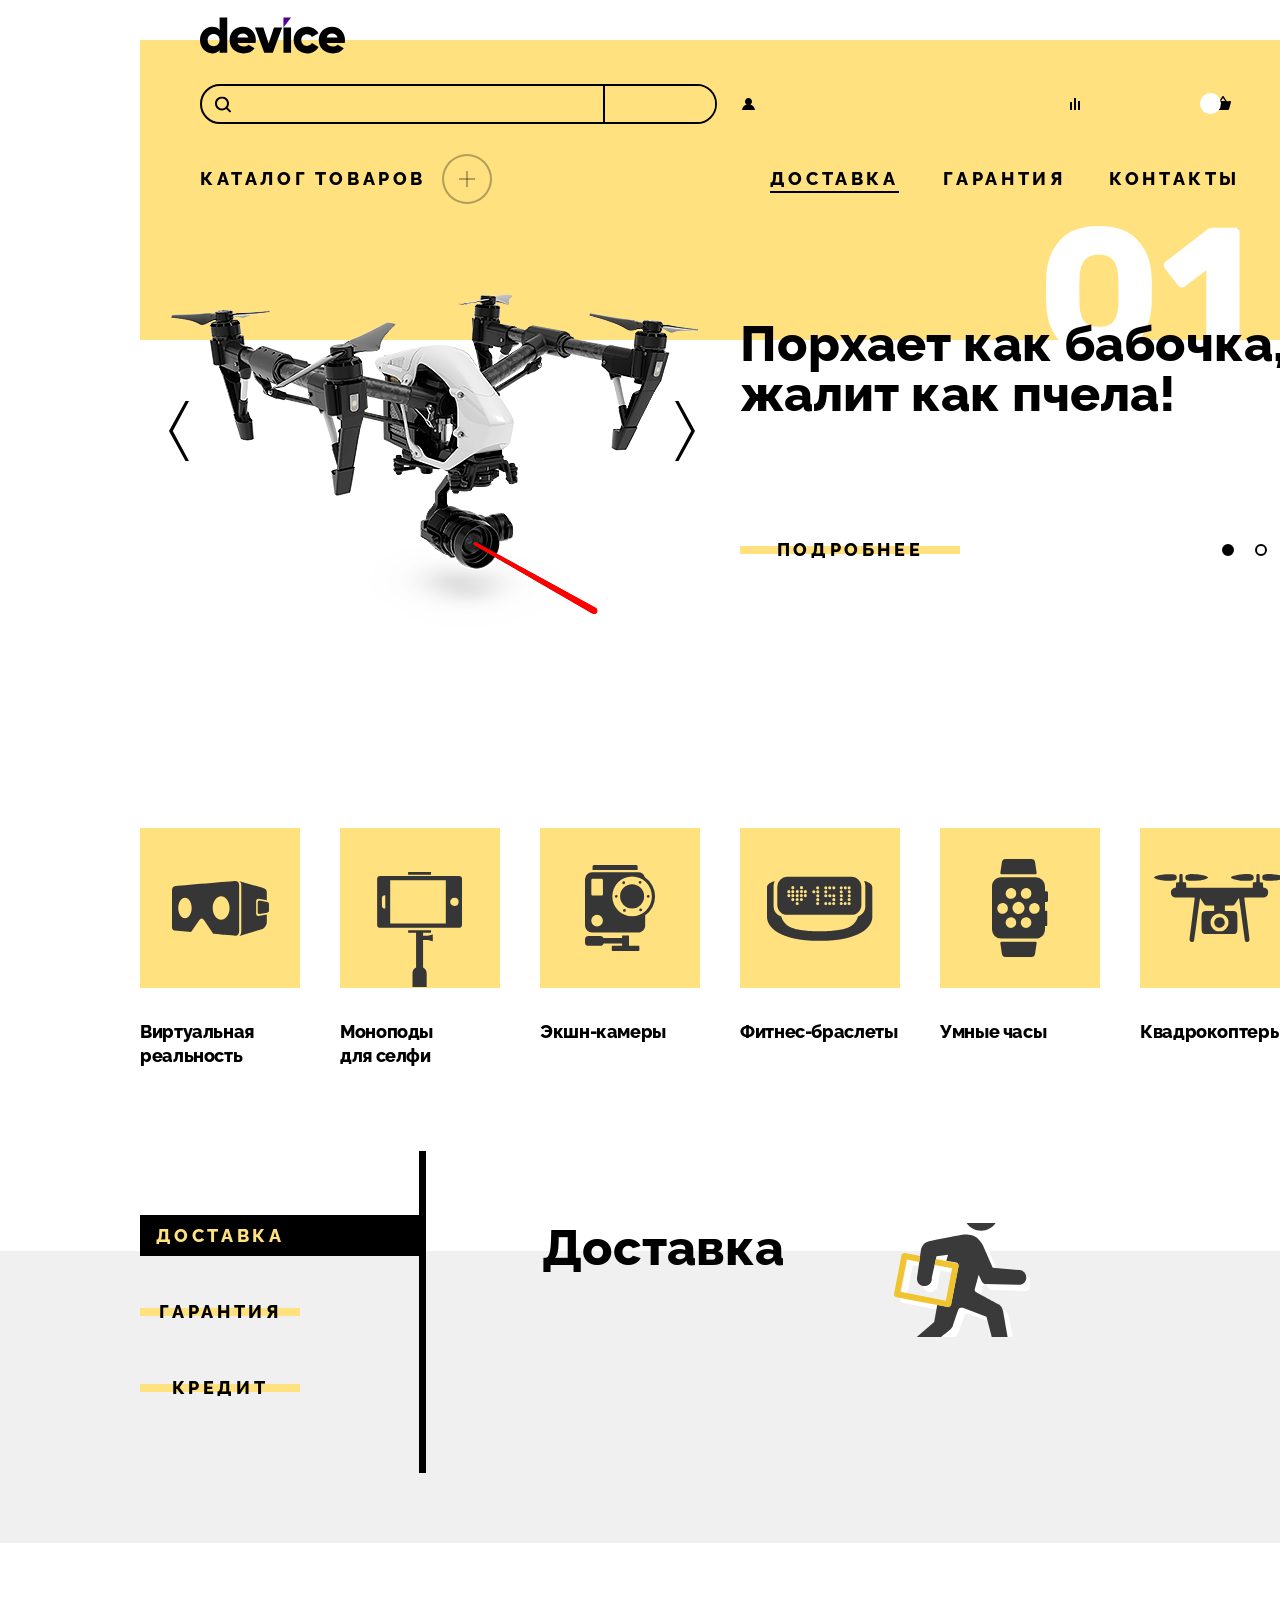
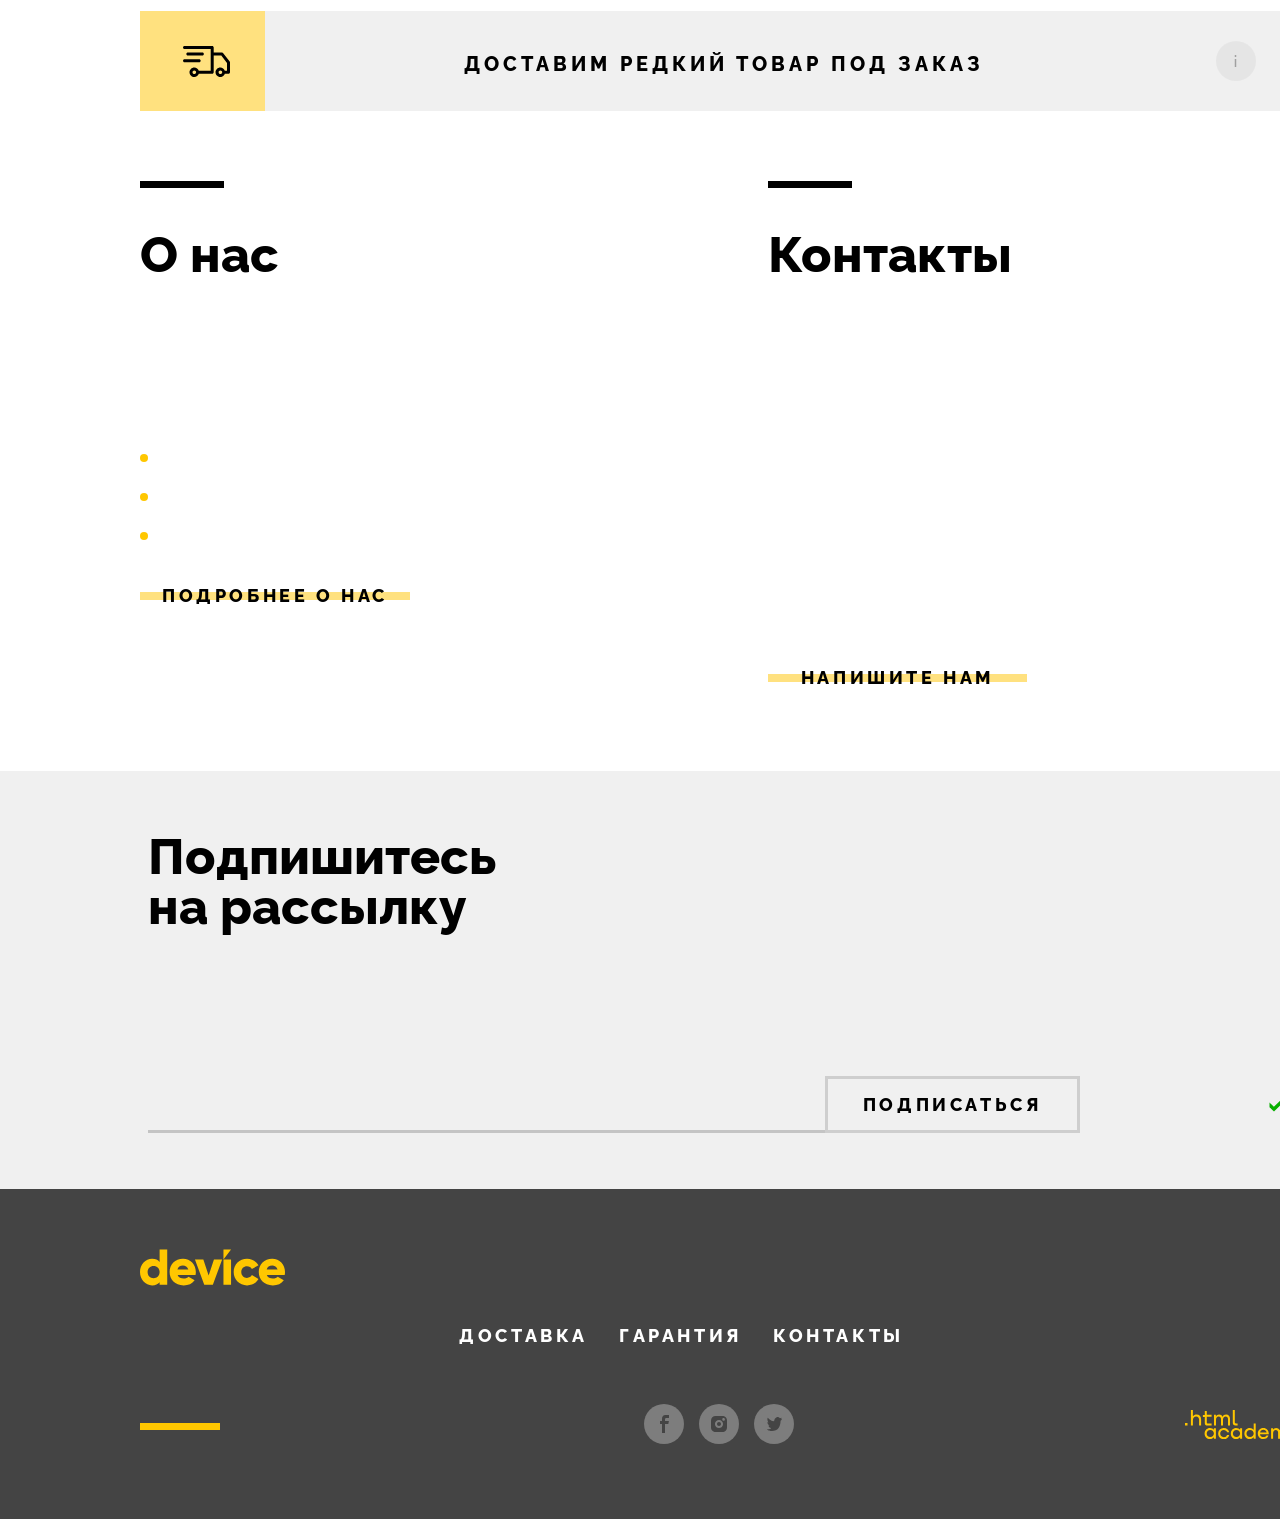
<file: index.html>
<!DOCTYPE html>
<html lang="ru">
  <head>
    <meta charset="utf-8">
    <title>Магазин электротоваров DEVICE</title>
    <link rel="icon" type="image/png" sizes="32x32" href="/favicon.png">
    <link rel="stylesheet" href="styles/styles.css">
  </head>
  <body>
    <header class="page-header">
      <div class="container">
        <a class="logo header-logo" href="#" >
          <svg xmlns="http://www.w3.org/2000/svg" width="145" height="37" fill="none" role="img">
            <path fill="#000" d="M27.22.39v35.3h-7.6v-2.4c-1.7 1.9-4.1 3.1-7.51 3.1C5.5 36.39 0 30.59 0 23.09c0-7.5 5.5-13.3 12.1-13.3 3.41 0 5.91 1.2 7.51 3.1V.39h7.6Zm-7.6 22.7c0-3.8-2.5-6.2-6.01-6.2-3.5 0-6 2.4-6 6.2 0 3.8 2.5 6.2 6 6.2 3.5-.1 6-2.4 6-6.2ZM43.73 29.59c2.1 0 3.8-.8 4.8-1.9l6.1 3.5c-2.5 3.4-6.2 5.2-11 5.2-8.6 0-14.01-5.8-14.01-13.3 0-7.5 5.4-13.3 13.4-13.3 7.41 0 12.82 5.7 12.82 13.3 0 1.1-.1 2.1-.3 3H37.63c1 2.6 3.3 3.5 6.1 3.5Zm4.6-9.1c-.8-2.9-3.1-4-5.4-4-2.9 0-4.8 1.4-5.5 4h10.9ZM82.16 10.49l-9.31 25.2h-8.6l-9.31-25.2h8.4l5.3 16 5.31-16h8.2ZM83.46 10.49h7.6v25.2h-7.6v-25.2ZM93.67 23.09c0-7.5 5.7-13.3 13.4-13.3 4.9 0 9.21 2.6 11.41 6.5l-6.6 3.8c-.9-1.8-2.7-2.8-4.9-2.8-3.3 0-5.71 2.4-5.71 5.8 0 3.5 2.4 5.8 5.7 5.8 2.2 0 4.1-1.1 4.9-2.8l6.61 3.8c-2.1 3.9-6.4 6.5-11.4 6.5-7.71 0-13.41-5.8-13.41-13.3ZM132.9 29.59c2.1 0 3.8-.8 4.8-1.9l6.1 3.5c-2.5 3.4-6.2 5.2-11 5.2-8.61 0-14.02-5.8-14.02-13.3 0-7.5 5.5-13.3 13.41-13.3 7.4 0 12.81 5.7 12.81 13.3 0 1.1-.1 2.1-.3 3h-17.91c1 2.6 3.3 3.5 6.1 3.5Zm4.7-9.1c-.8-2.9-3.1-4-5.4-4-2.91 0-4.81 1.4-5.51 4h10.9Z"/>
            <path fill="#510094" d="M83.46.39v10.1l7.6-10.1h-7.6Z"/>
          </svg>
        </a>

        <div class="nav-wrapper">
          <form class="header-search-form" action="https://echo.htmlacademy.ru/" method="post">
            <label class="search-field field">
              <span class="visually-hidden">Поиск</span>
              <input class="header-field-input" type="text" placeholder="Текст поиска" name="search" required>
            </label>
            <button class="search-button" type="submit">Найти</button>
          </form>

            <ul class="user-navigation-list">
              <li class="user-navigation-item">
                <a href="#" class="user-navigation-link">
                  <svg class="navigation-icon" width="15" height="12" viewBox="0 0 15 12" fill="none" xmlns="http://www.w3.org/2000/svg" aria-hidden="true" focusable="false" role="img">
                    <g clip-path="url(#clip0_84559_894)">
                      <path d="M1 12H14C13.8 9.4 11.9 7.2 9.3 6.5C10.3 5.9 11 4.8 11 3.5C11 1.6 9.4 0 7.5 0C5.6 0 4 1.6 4 3.5C4 4.8 4.7 5.9 5.7 6.5C3.1 7.2 1.2 9.4 1 12Z" fill="black"/>
                    </g>
                    <defs>
                      <clipPath id="clip0_84559_894">
                        <rect width="15" height="12" fill="white"/>
                      </clipPath>
                    </defs>
                  </svg>
                  Войти
                </a>
              </li>
              <li class="user-navigation-item no-authorize" tabindex="-1">
                <a href="#" class="user-navigation-link">
                  Выйти
                </a>
              </li>
              <li class="user-navigation-item">
                <a href="#" class="user-navigation-link">
                  <svg class="navigation-icon" width="10" height="12" viewBox="0 0 10 12" fill="none" xmlns="http://www.w3.org/2000/svg" aria-hidden="true" focusable="false" role="img">
                    <g clip-path="url(#clip0_84559_899)">
                      <path d="M6 0H4V12H6V0Z" fill="black"/>
                      <path d="M2 4H0V12H2V4Z" fill="black"/>
                      <path d="M10 3H8V12H10V3Z" fill="black"/>
                    </g>
                    <defs>
                      <clipPath id="clip0_84559_899">
                        <rect width="10" height="12" fill="white"/>
                      </clipPath>
                    </defs>
                  </svg>
                  Сравнить
                </a>
              </li>
              <li class="user-navigation-item">
                <a href="#" class="user-navigation-link">
                  <span class="basket-counter">2</span>
                  <svg class="navigation-icon" width="16" height="14" viewBox="0 0 16 14" fill="none" xmlns="http://www.w3.org/2000/svg" role="img">
                    <g clip-path="url(#clip0_84559_905)">
                      <path d="M15.3 5L11.8 5.2L8.6 0.3C8.5 0.1 8.2 0 8 0C7.8 0 7.5 0.1 7.4 0.3L4.2 5.2H0.7C0.3 5.2 0 5.5 0 5.9C0 6 0 6 0 6.1L1.9 12.9C2.1 13.6 2.6 14 3.3 14H12.7C13.4 14 13.9 13.6 14.1 12.9L16 6C16 5.9 16 5.9 16 5.8C16 5.4 15.7 5 15.3 5ZM8 1.9L10.2 5.1H5.9L8 1.9Z" fill="black"/>
                    </g>
                    <defs>
                      <clipPath id="clip0_84559_905">
                        <rect width="16" height="14" fill="white"/>
                      </clipPath>
                    </defs>
                  </svg>
                  Корзина
                </a>
              </li>
            </ul>
        </div>
        <nav>
          <ul class="site-menu">
            <li class="site-menu-item">
              <a href="catalog.html" class="site-menu-link">Каталог товаров</a>
              <button class="site-menu-catalog-button" type="button"></button>
              <ul class="catalog-menu">
                <li class="catalog-menu-category">
                  <ul class="menu-category-list">
                    <li class="menu-category-item">
                      <a href="#" class="menu-category-link">
                        Виртуальная реальность
                      </a>
                    </li>
                    <li class="menu-category-item">
                      <a href="#" class="menu-category-link">
                        Моноподы для cелфи
                      </a>
                    </li>
                    <li class="menu-category-item">
                      <a href="#" class="menu-category-link">
                        Экшн-камеры
                      </a>
                    </li>
                  </ul>
                </li>
                <li class="catalog-menu-category">
                  <ul class="menu-category-list">
                    <li class="menu-category-item">
                      <a href="#" class="menu-category-link">
                        Фитнес-браслеты
                      </a>
                    </li>
                    <li class="menu-category-item">
                      <a href="#" class="menu-category-link">
                        Умные часы
                      </a>
                    </li>
                  </ul>
                </li>
                <li class="catalog-menu-category">
                  <ul class="menu-category-list">
                    <li class="menu-category-item">
                      <a href="#" class="menu-category-link">
                        Квадрокоптеры
                      </a>
                    </li>
                  </ul>
                </li>
              </ul>
            </li>
            <li class="site-menu-item">
              <a href="delivery.html" class="site-menu-link site-menu-link-active">Доставка</a>
            </li>
            <li class="site-menu-item">
              <a href="guarantee.html" class="site-menu-link">Гарантия</a>
            </li>
            <li class="site-menu-item">
              <a href="contacts.html" class="site-menu-link">Контакты</a>
            </li>
          </ul>
        </nav>
      </div>
    </header>

    <main class="page-main">
      <h1 class="visually-hidden">Магазин электротоваров DEVICE</h1>

      <section class="promo">
        <div class="container">
          <h2 class="visually-hidden">Промо-товары</h2>
          <button class="slider-button slider-prev" type="button">
            <span class="visually-hidden">Предыдущее фото</span>
          </button>
          <button class="slider-button slider-next" type="button">
            <span class="visually-hidden">Следующее фото</span>
          </button>

          <ol class="slider">
            <li class="slider-item slider-item-active">
              <div class="slider-item-number"></div>
              <h3 class="visually-hidden">Квадракоптер</h3>
              <img class="slider-image" src="images/slider-1.png" width="560" height="560" alt="Квадракоптер">
              <div class="slider-description-wrapper">
                <p class="section-title">Порхает как бабочка, жалит как пчела!</p>
                <p class="section-description">Этот обычный, на первый взгляд, квадрокоптер оснащен мощным лазером, замаскированным под стандартную камеру.</p>
                <div class="slider-pagination-wrapper">
                  <button class="button promo-button" type="button">Подробнее</button>
                  <ol class="slider-pagination">
                    <li class="slider-pagination-item">
                      <button class="slider-pagination-button slider-pagination-button-current" type="button">
                        <span class="visually-hidden">1 промо товар</span>
                      </button>
                    </li>
                    <li class="slider-pagination-item">
                      <button class="slider-pagination-button" type="button">
                        <span class="visually-hidden">2 промо товар</span>
                      </button>
                    </li>
                    <li class="slider-pagination-item">
                      <button class="slider-pagination-button" type="button">
                        <span class="visually-hidden">3 промо фото</span>
                      </button>
                    </li>
                  </ol>
                </div>
                <div class="feature">
                  <div class="feature-item">
                    <b>800 м</b>
                    Дальность полета
                  </div>
                  <div class="feature-item">
                    <b>50 м</b>
                    Радиус поражения
                  </div>
                </div>
              </div>
            </li>
            <li class="slider-item">
              <div class="slider-item-number"></div>
              <h3 class="visually-hidden">Фитнесбраслет</h3>
              <img class="slider-image" src="images/slider-2.png" width="560" height="560" alt="Фитнесбраслет" >
              <div class="slider-description-wrapper">
                <p class="section-title">Худеем правильно!</p>
                <p class="section-description">Мотивирующие фитнес-браслеты помогут найти в себе силы не пропускать занятия и соблюдать диету.</p>
                <button class="button promo-button" type="button">Подробнее</button>
                <div class="feature">
                  <div class="feature-item">
                    <b>48 часов</b>
                    Без подзарядки
                  </div>
                </div>
              </div>
            </li>
            <li class="slider-item">
              <div class="slider-item-number"></div>
              <h3 class="visually-hidden">Селфипалка</h3>
              <img class="slider-image" src="images/slider-3.png" width="560" height="560" alt="Селфипалка">
              <div class="slider-description-wrapper">
                <p class="section-title">Делай селфи, как Бен Стиллер!</p>
                <p class="section-description">Самая длинная палка для селфи доступна в нашем магазине. Восемь (Восемь, Карл!) метров длиной и весом всего 5 кг.</p>
                <button class="button promo-button" type="button">Подробнее</button>
                <div class="feature">
                  <div class="feature-item">
                    <b>8,5 м</b>
                    Длина палки
                  </div>
                  <div class="feature-item">
                    <b>5 кг</b>
                    Вес палки
                  </div>
                  <div class="feature-item">
                    <b>Карбон</b>
                    Материал
                  </div>
                </div>
              </div>
            </li>
          </ol>
        </div>
      </section>

      <section class="catalog">
        <div class="container">
          <h2 class="visually-hidden">Каталог</h2>

          <ul class="products-list">
            <li class="products-item">
              <a class="products-link" href="#">
                <div class="products-img-wrapper">
                  <img class="products-img" src="/images/svg/glass.svg" width="97" height="55" alt="Виртуальные очки">
                </div>
                <h3 class="products-title">Виртуальная реальность</h3>
              </a>
            </li>
            <li class="products-item">
              <a class="products-link" href="#">
                <div class="products-img-wrapper product-monopod">
                  <img class="products-img" src="images/svg/camera.svg" width="86" height="117"  alt="Монопод">
                </div>
                <h3 class="products-title">Моноподы<br>для селфи</h3>
              </a>
            </li>
            <li class="products-item">
              <a class="products-link" href="#">
                <div class="products-img-wrapper">
                  <img class="products-img" src="images/svg/camera-2.svg" width="71" height="87" alt="Камера">
                </div>
                <h3 class="products-title">Экшн-камеры</h3>
              </a>
            </li>
            <li class="products-item">
              <a class="products-link" href="#">
                <div class="products-img-wrapper">
                  <img class="products-img" src="images/svg/watch.svg" width="107" height="65" alt="Фитнес-браслет">
                </div>
                <h3 class="products-title">Фитнес-браслеты</h3>
              </a>
            </li>
            <li class="products-item">
              <a class="products-link" href="#">
                <div class="products-img-wrapper">
                  <img class="products-img" src="images/svg/watch-2.svg" width="56" height="98" alt="Часы">
                </div>
                <h3 class="products-title">Умные часы</h3>
              </a>
            </li>
            <li class="products-item">
              <a class="products-link" href="#">
                <div class="products-img-wrapper">
                  <img class="products-img" src="images/svg/copter.svg" width="132" height="69" alt="Квадрокоптер">
                </div>
                <h3 class="products-title">Квадрокоптеры</h3>
              </a>
            </li>
          </ul>
        </div>
      </section>

      <section class="advantages">
        <div class="container">
          <h2 class="visually-hidden">Преимущества</h2>

          <div class="advantages-wrapper">
            <ul class="advantages-tubs">
              <li class="advantages-item advantages-item-active"><button class="button tubs-button" type="button">Доставка</button></li>
              <li class="advantages-item"><button class="button tubs-button" type="button">Гарантия</button></li>
              <li class="advantages-item"><button class="button tubs-button" type="button">Кредит</button></li>
            </ul>

            <div class="advantages-cards">
              <div class="advantages-card advantages-card-active">
                <h3 class="section-title">Доставка</h3>
                <p class="section-description">Мы с удовольствием доставим ваш товар прямо к вашему подъезду совершенно бесплатно! Ведь мы неплохо заработаем, поднимая его на ваш этаж.</p>
              </div>
              <div class="advantages-card">
                <h3 class="section-title">Гарантия</h3>
                <p class="section-description">Если из-за возгорания купленного у нас товара у вас сгорит дом — не переживайте, мы выдадим вам новый. Товар, не дом, конечно же.</p>
              </div>
              <div class="advantages-card">
                <h3 class="section-title">Кредит</h3>
                <p class="section-description">Залезть в долговую яму стало проще! Кредитные консультанты подберут для вас наиболее выгодные условия кредита. Выгодные для банка, разумеется.</p>
              </div>
            </div>
          </div>
        </div>
      </section>

      <section class="contacts">
        <div class="container">
          <h2 class="visually-hidden">Контакты</h2>
          <div class="delivery-wrapper">
            <span class="contacts-delivery"></span>
            <button class="delivery-info-button" type="button">Доставим редкий товар под заказ</button>
          </div>

          <div class="contacts-wrapper">
            <div class="about-info info">
              <h3 class="section-title">О нас</h3>
              <p class="section-description">Огромный выбор гаджетов не оставит равнодушным гика, который есть в каждом из нас.</p>
              <p class="section-description">Мы можем доставить ваш товар в самые отдалённые уголки России транспортными компаниями:</p>
              <ul class="delivery-list">
                <li class="delivery-item">Меловые линии</li>
                <li class="delivery-item">СДИК</li>
                <li class="delivery-item">ТоксБерри</li>
              </ul>
              <a href="about.html" class="button contacts-button">Подробнее о нас</a>
            </div>

            <div class="contacts-info info">
              <h3 class="section-title">Контакты</h3>
              <p class="section-description">Вы можете забрать товар сами, заехав в наш офис. Заодно сможете проверить работоспособность покупки.</p>
              <h4 class="contacts-subtitle">Интернет-магазин «Девайс»</h4>
              <address class="section-description">
                <p class="contacts-address-text">Санкт-Петербург, набережная реки Карповки, 5, литера П.</p>
                <a class="contacts-phone" href="tel:88128121212">+7 (812) 812-12-12</a>
              </address>
              <h4 class="contacts-subtitle">Время работы</h4>
              <ul class="contacts-schedule">
                <li class="contacts-schedule-item">пн—пт: с 10:00 до 22:00</li>
                <li class="contacts-schedule-item">сб—вс: с 10:00 до 19:00</li>
              </ul>
              <a href="email.html" class="button contacts-button">Напишите нам</a>
            </div>
          </div>
        </div>
      </section>

      <section class="subscribe">
        <div class="container">
          <div class="info-wrapper">
            <h2 class="section-title">Подпишитесь на рассылку</h2>

            <p class="subscribe-text">Еженедельный дайджест с обзорами новинок,<br>длительными тест-драйвами, распаковками, а также акции, спецпредложения и вот это вот всё.</p>
          </div>
          <div class="form-wrapper">
            <form class="subscribe-form" action="https://echo.htmlacademy.ru/" method="post">
              <label class="subscribe-label">
                <input class="subscribe-input" type="email" name="email" placeholder="Ваш e-mail" required>
              </label>
              <button class="button subscribe-button" type="submit">Подписаться</button>
            </form>
            <p class="subscribe-hint">Это бесплатно</p>
          </div>
        </div>
      </section>
    </main>

    <footer class="page-footer">
      <div class="container">
        <a href="#" class="logo footer-logo">
          <svg xmlns="http://www.w3.org/2000/svg" viewBox="0 0 145 37" width="145" height="37" fill="#ffc700" role="img">
            <path d="M27.22.39v35.3h-7.6v-2.4c-1.7 1.9-4.1 3.1-7.51 3.1C5.5 36.39 0 30.59 0 23.09c0-7.5 5.5-13.3 12.1-13.3 3.41 0 5.91 1.2 7.51 3.1V.39h7.6Zm-7.6 22.7c0-3.8-2.5-6.2-6.01-6.2-3.5 0-6 2.4-6 6.2 0 3.8 2.5 6.2 6 6.2 3.5-.1 6-2.4 6-6.2ZM43.73 29.59c2.1 0 3.8-.8 4.8-1.9l6.1 3.5c-2.5 3.4-6.2 5.2-11 5.2-8.6 0-14.01-5.8-14.01-13.3 0-7.5 5.4-13.3 13.4-13.3 7.41 0 12.82 5.7 12.82 13.3 0 1.1-.1 2.1-.3 3H37.63c1 2.6 3.3 3.5 6.1 3.5Zm4.6-9.1c-.8-2.9-3.1-4-5.4-4-2.9 0-4.8 1.4-5.5 4h10.9ZM82.16 10.49l-9.31 25.2h-8.6l-9.31-25.2h8.4l5.3 16 5.31-16h8.2ZM83.46 10.49h7.6v25.2h-7.6v-25.2ZM93.67 23.09c0-7.5 5.7-13.3 13.4-13.3 4.9 0 9.21 2.6 11.41 6.5l-6.6 3.8c-.9-1.8-2.7-2.8-4.9-2.8-3.3 0-5.71 2.4-5.71 5.8 0 3.5 2.4 5.8 5.7 5.8 2.2 0 4.1-1.1 4.9-2.8l6.61 3.8c-2.1 3.9-6.4 6.5-11.4 6.5-7.71 0-13.41-5.8-13.41-13.3ZM132.9 29.59c2.1 0 3.8-.8 4.8-1.9l6.1 3.5c-2.5 3.4-6.2 5.2-11 5.2-8.61 0-14.02-5.8-14.02-13.3 0-7.5 5.5-13.3 13.41-13.3 7.4 0 12.81 5.7 12.81 13.3 0 1.1-.1 2.1-.3 3h-17.91c1 2.6 3.3 3.5 6.1 3.5Zm4.7-9.1c-.8-2.9-3.1-4-5.4-4-2.91 0-4.81 1.4-5.51 4h10.9Z"/>
            <path d="M83.46.39v10.1l7.6-10.1h-7.6Z"/>
          </svg>
        </a>

        <div class="footer-content">
          <address class="contacts-address">
            <p class="contacts-address-text">Санкт-Петербург, набережная реки Карповки, 5, литера П.</p>
          </address>

          <ul class="footer-menu">
            <li class="footer-menu-item">
              <a class="footer-menu-link footer-menu-link-active" href="delivery.html">Доставка</a>
            </li>
            <li class="footer-menu-item">
              <a class="footer-menu-link" href="guarantee.html">Гарантия</a>
            </li>
            <li class="footer-menu-item">
              <a class="footer-menu-link" href="contacts.html">Контакты</a>
            </li>
          </ul>

          <address class="contacts-tel">
            <a class="contacts-phone" href="tel:88128121212">Тел.: +7 (812) 812-12-12</a>
          </address>
        </div>

        <div class="footer-social">
          <div class="line"></div>
          <ul class="page-footer-social social">
            <li class="social-item">
              <a class="social-link" href="https://www.facebook.com/htmlacademy">
                <svg width="40" height="40" viewBox="0 0 40 40" fill="none" xmlns="http://www.w3.org/2000/svg" role="img">
                  <circle cx="20" cy="20" r="20" fill="white" fill-opacity="0.3"/>
                  <path d="M22.5 14H25V11H21.6C18.8 11 18 12.7 18 15.2V17H16V20H18V29H21V20H24.3L24.9 17H21V15.5C21 14.7 21.3 14 22.5 14Z" fill="#444444"/>
                </svg>
                <span class="visually-hidden">Фэйсбук</span>
              </a>
            </li>
            <li class="social-item">
              <a class="social-link" href="https://www.instagram.com/htmlacademy/">
                <svg width="40" height="40" viewBox="0 0 40 40" fill="none" xmlns="http://www.w3.org/2000/svg" role="img">
                  <circle cx="20" cy="20" r="20" fill="white" fill-opacity="0.3"/>
                  <path d="M20 22C21.1046 22 22 21.1046 22 20C22 18.8954 21.1046 18 20 18C18.8954 18 18 18.8954 18 20C18 21.1046 18.8954 22 20 22Z" fill="#444444"/>
                  <path d="M26.7 13.3C25.8 12.4 24.7 12 23.3 12H16.7C13.9 12 12 13.9 12 16.7V23.3C12 24.7 12.4 25.9 13.4 26.7C14.3 27.6 15.4 28 16.7 28H23.3C24.7 28 25.9 27.6 26.7 26.7C27.5 25.8 28 24.7 28 23.3V16.7C28 15.3 27.6 14.1 26.7 13.3ZM20 24.1C17.8 24.1 15.9 22.3 15.9 20C15.9 17.7 17.8 15.9 20 15.9C22.2 15.9 24.1 17.7 24.1 20C24.1 22.3 22.2 24.1 20 24.1ZM24.6 16.7C23.9 16.7 23.3 16.2 23.3 15.4C23.3 14.6 23.8 14.1 24.6 14.1C25.3 14.1 25.9 14.7 25.9 15.4C25.9 16.1 25.3 16.7 24.6 16.7Z" fill="#444444"/>
                </svg>
                <span class="visually-hidden">Инстаграмм</span>
              </a>
            </li>
            <li class="social-item">
              <a class="social-link" href="https://twitter.com/htmlacademy_ru">
                <svg width="40" height="40" viewBox="0 0 40 40" fill="none" xmlns="http://www.w3.org/2000/svg" role="img">
                  <circle cx="20" cy="20" r="20" fill="white" fill-opacity="0.3"/>
                  <path d="M22.7 13.1551C24.2 12.6551 25.3 13.4551 25.9 14.2551C26.4 14.0551 27 13.8551 27.6 13.6551C27.6 14.4551 27.1 15.0551 26.8 15.2551C27.5 15.4551 28 14.8551 28 14.8551C27.9 15.7551 27.1 16.5551 26.6 16.7551C26.4 23.0551 23.8 27.1551 17.7 27.0551C17.2 27.0551 17.8 27.0551 17.3 27.0551C17 27.0551 13.6 26.6551 13 25.2551C15 25.4551 16.4 24.8551 17.1 24.1551C16.3 23.8551 14.7 23.7551 14.5 21.3551C14.8 21.5551 15 21.6551 15.6 21.5551C14.5 20.7551 13.3 20.0551 13.4 18.0551C13.7 18.3551 14.3 18.5551 14.6 18.4551C14 18.2551 12.8 15.3551 13.8 13.8551C15.4 15.5551 17.1 17.2551 20.1 17.3551C20.3 15.2551 21.1 13.8551 22.7 13.1551Z" fill="#444444"/>
                </svg>
                <span class="visually-hidden">Твиттер</span>
              </a>
            </li>
          </ul>
          <a class="footer-developer" href="https://htmlacademy.ru/">
            <svg xmlns="http://www.w3.org/2000/svg" viewBox="0 0 115 33" width="115" height="33" fill="#FFC700" role="img">
              <path d="M0 12.9v2.6h2.5v-2.6H0ZM11.6 4.5c-1.6 0-2.8.7-3.6 1.7h-.1V0h-2v15.5h2v-5.3c0-2.1 1.3-3.6 3.3-3.6 1.8 0 2.9 1.4 2.9 3.2v5.7h2V9.4c.1-3-1.8-4.9-4.5-4.9ZM26.6 4.8h-4.8V1.1h-2v3.8h-1.9v2h1.9v6c0 1.7 1 2.7 2.7 2.7h4.1v-2h-3.7c-.7 0-1.1-.4-1.1-1.1V6.8h4.8v-2ZM41.1 4.6c-1.6 0-2.9.8-3.5 2.1h-.1c-.6-1.2-1.8-2.1-3.4-2.1-1.4 0-2.5.8-3.1 1.8h-.1V4.8H29v10.6h2V10c0-2 1-3.5 2.6-3.5 1.5 0 2.4 1 2.4 2.6v6.3h2V9.8c0-2.4 1.4-3.3 2.6-3.3 1.5 0 2.4 1 2.4 2.6v6.3h2V8.9c.1-2.5-1.4-4.3-3.9-4.3ZM47.8 12.7c0 1.7 1 2.7 2.8 2.7h2v-2h-1.7c-.7 0-1.1-.4-1.1-1.1V0h-2v12.7ZM28.9 19.7c-.9-1.1-2.2-1.8-3.9-1.8-3.1 0-5.4 2.3-5.4 5.6s2.3 5.6 5.4 5.6c1.8 0 3-.8 3.8-1.9h.1v1.6h2V18.2h-2v1.5Zm-3.6 7.4c-2.2 0-3.6-1.6-3.6-3.6s1.4-3.6 3.6-3.6 3.6 1.6 3.6 3.6c0 1.9-1.4 3.6-3.6 3.6ZM44.2 22c-.5-2.4-2.6-4.1-5.4-4.1a5.4 5.4 0 0 0-5.6 5.6c0 3.1 2.2 5.6 5.6 5.6 2.8 0 4.9-1.8 5.4-4.2h-2.1a3.4 3.4 0 0 1-3.3 2.3c-2.2 0-3.6-1.6-3.6-3.6s1.4-3.6 3.6-3.6c1.6 0 2.8 1 3.3 2.2h2.1V22ZM55.1 19.7c-.9-1.1-2.2-1.8-3.9-1.8-3.1 0-5.4 2.3-5.4 5.6s2.3 5.6 5.4 5.6c1.8 0 3-.8 3.8-1.9h.1v1.6h2V18.2h-2v1.5Zm-3.6 7.4c-2.2 0-3.6-1.6-3.6-3.6s1.4-3.6 3.6-3.6 3.6 1.6 3.6 3.6c0 1.9-1.5 3.6-3.6 3.6ZM68.7 19.8c-.9-1.1-2.2-1.9-3.9-1.9-3.1 0-5.4 2.3-5.4 5.6s2.2 5.6 5.4 5.6c1.7 0 3-.8 3.8-1.8h.1v1.5h2V13.4h-2v6.4Zm-3.6 7.3c-2.2 0-3.6-1.6-3.6-3.6s1.4-3.6 3.6-3.6 3.6 1.6 3.6 3.6c-.1 2-1.5 3.6-3.6 3.6ZM78.3 17.9c-3.3 0-5.5 2.5-5.5 5.6 0 3 2.1 5.6 5.5 5.6 2.5 0 4.5-1.3 5.2-3.6h-2.1c-.5 1-1.6 1.6-3 1.6-1.9 0-3.3-1.3-3.4-2.9h8.8c.2-3.6-2-6.3-5.5-6.3Zm0 1.9c1.7 0 3 1 3.3 2.6h-6.5c.3-1.5 1.5-2.6 3.2-2.6ZM98.2 17.9c-1.6 0-2.9.8-3.6 2h-.1c-.6-1.2-1.8-2-3.4-2-1.4 0-2.5.7-3.1 1.8v-1.5h-1.9v10.6h2v-5.4c0-2 1-3.4 2.6-3.5 1.5 0 2.4 1 2.4 2.6v6.3h2v-5.6c0-2.4 1.4-3.3 2.6-3.3 1.5 0 2.4 1 2.4 2.6v6.3h2v-6.5c.1-2.6-1.4-4.4-3.9-4.4ZM109.4 27l-3.6-8.9h-2.2l4.8 11.6c-.3.9-.7 1.2-1.7 1.2h-2.5v2h2.5c1.8 0 2.8-.8 3.5-2.6l4.7-12.2h-2.1l-3.4 8.9Z"/>
            </svg>
          </a>
        </div>
      </div>
    </footer>
    <div class="modal-container modal-container-close">
      <div class="modal modal-delivery">
        <button class="modal-close-button" type="button">
          <span class="visually-hidden">Закрыть</span>
        </button>
        <section class="modal-content">
          <h2 class="modal-title">Доставка под заказ</h2>
          <form class="delivery-form" action="https://echo.htmlacademy.ru/" method="post">
            <p class="field-group login-group">
              <label class="delivery-field-label" for="delivery-login">Ваше имя:</label>
              <input class="delivery-form-field field" type="text" id="delivery-login" name="delivery-login" placeholder="Введите имя">
            </p>
            <p class="field-group email-group error-message-active">
              <label class="delivery-field-label" for="delivery-email">Ваш e-mail:</label>
              <input class="delivery-form-field field" type="email" id="delivery-email" name="delivery-email" placeholder="Почта" required>
              <span class="error-message" id="email-error">Забавный у вас адрес</span>
            </p>
            <p class="field-group delivery">
              <label class="delivery-field-label" for="delivery">Что нужно привезти:</label>
              <input class="delivery-form-field field" type="text" id="delivery" name="delivery" placeholder="В свободной форме">
            </p>
            <p class="field-group quantity-group">
              <label class="delivery-field-label" for="quantity">Количество:</label>
              <span class="delivery-popover">Постараемся найти, сколько нужно. Привезём сколько получится по требованиям к провозу багажа.</span>
              <span class="quantity-wrapper quantity-wrapper-error">
                <button type="button" class="quantity-button quantity-minus-button"></button>
                <input class="delivery-form-field field" type="number" id="quantity" name="quantity" value="1" min="1" max="99" step="1">
                <button type="button" class="quantity-button quantity-plus-button"></button>
              </span>
            </p>
            <button type="submit" class="button delivery-button">Отправить</button>
          </form>
        </section>
      </div>
    </div>
  </body>
</html>
</file>
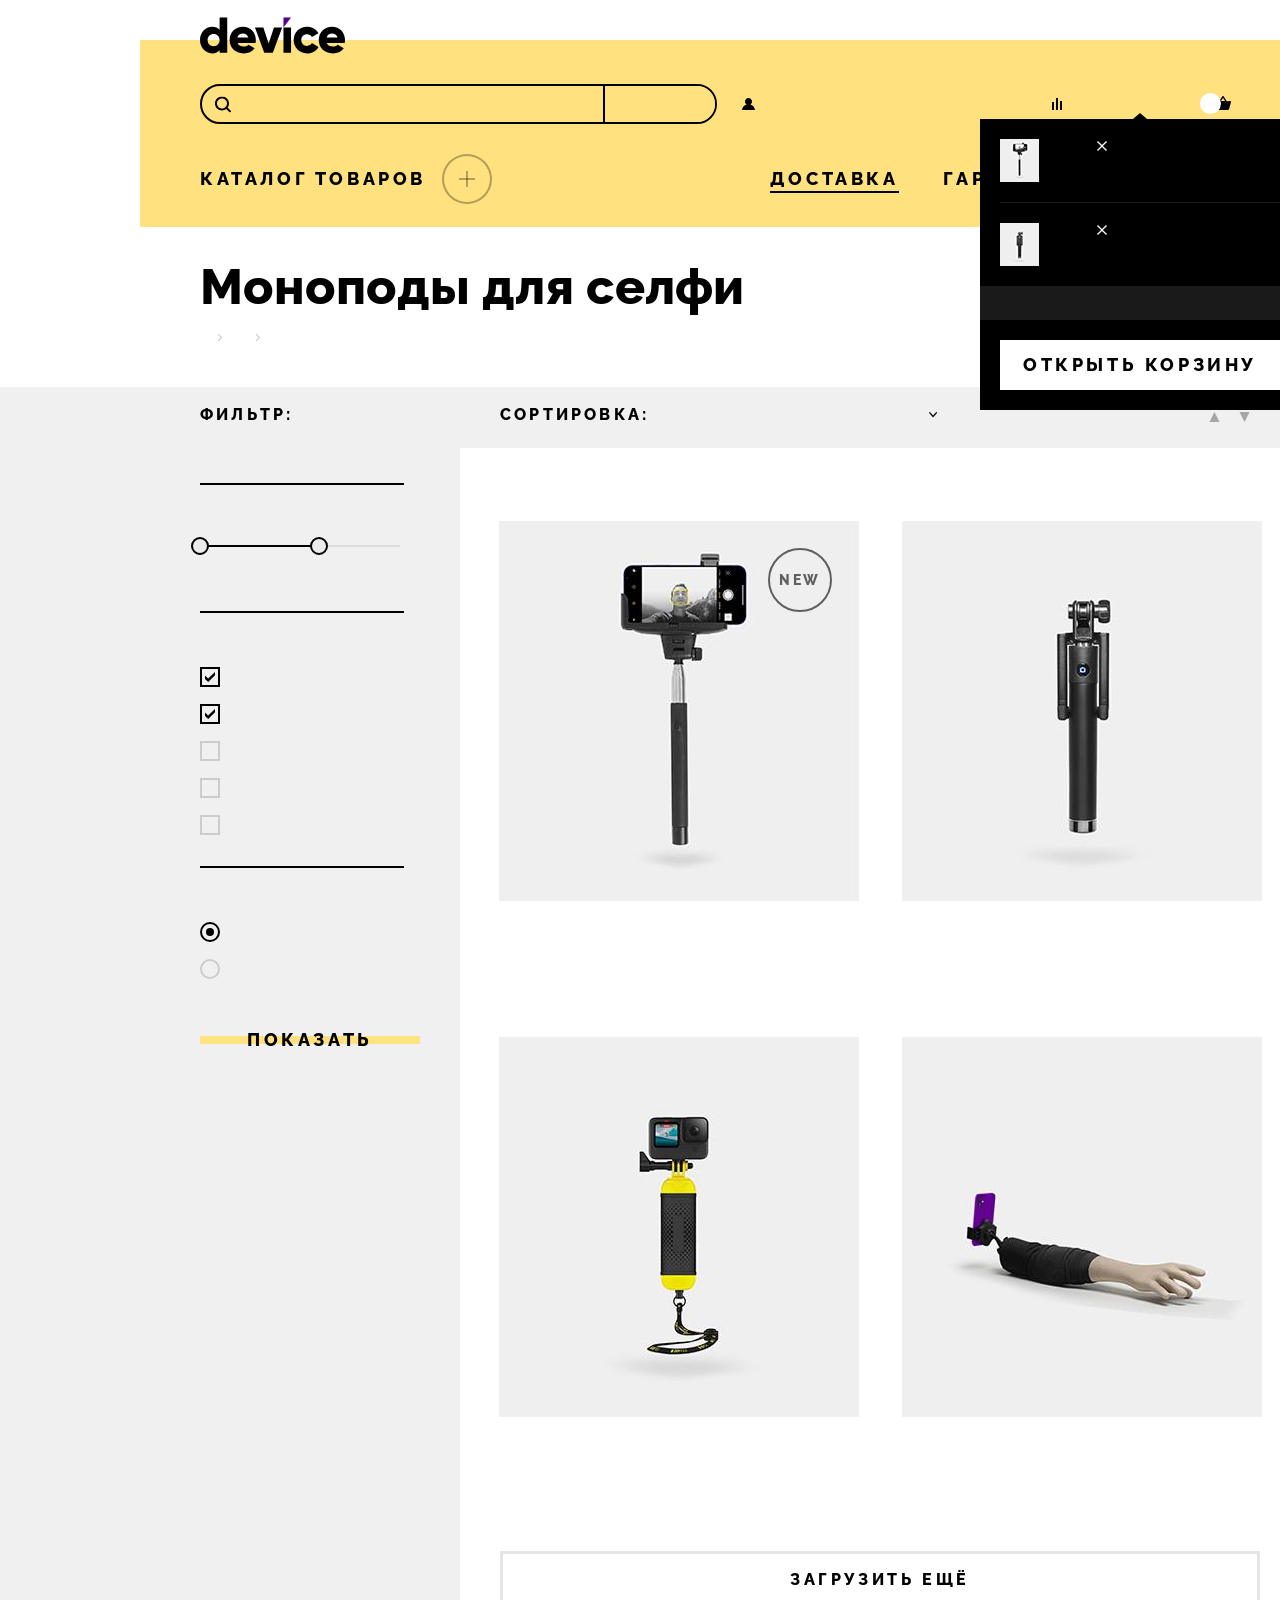
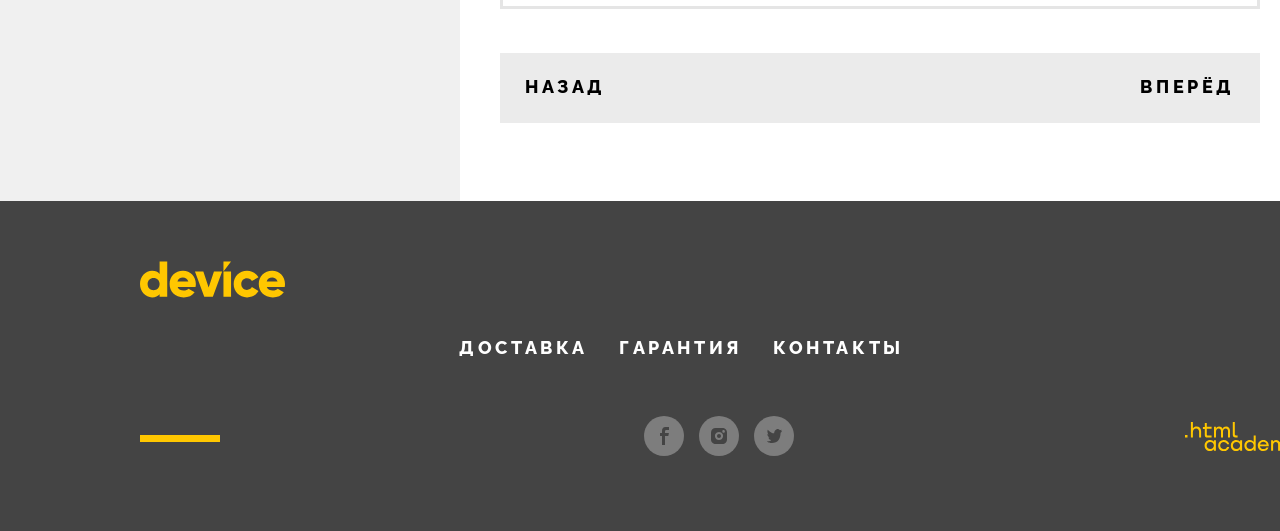
<file: catalog.html>
<!DOCTYPE html>
<html lang="ru">
<head>
    <meta charset="UTF-8">
    <meta name="viewport" content="width=device-width, initial-scale=1.0">
    <title>Каталог</title>
    <link rel="stylesheet" href="styles/styles.css">
</head>
<body>
    <header class="page-header catalog-head">
      <h1 class="visually-hidden">Каталог</h1>
      <div class="container">
        <a class="logo header-logo" href="index.html" >
          <svg xmlns="http://www.w3.org/2000/svg" viewBox="0 0 145 37" width="145" height="37" fill="none" role="img">
            <path fill="#000" d="M27.22.39v35.3h-7.6v-2.4c-1.7 1.9-4.1 3.1-7.51 3.1C5.5 36.39 0 30.59 0 23.09c0-7.5 5.5-13.3 12.1-13.3 3.41 0 5.91 1.2 7.51 3.1V.39h7.6Zm-7.6 22.7c0-3.8-2.5-6.2-6.01-6.2-3.5 0-6 2.4-6 6.2 0 3.8 2.5 6.2 6 6.2 3.5-.1 6-2.4 6-6.2ZM43.73 29.59c2.1 0 3.8-.8 4.8-1.9l6.1 3.5c-2.5 3.4-6.2 5.2-11 5.2-8.6 0-14.01-5.8-14.01-13.3 0-7.5 5.4-13.3 13.4-13.3 7.41 0 12.82 5.7 12.82 13.3 0 1.1-.1 2.1-.3 3H37.63c1 2.6 3.3 3.5 6.1 3.5Zm4.6-9.1c-.8-2.9-3.1-4-5.4-4-2.9 0-4.8 1.4-5.5 4h10.9ZM82.16 10.49l-9.31 25.2h-8.6l-9.31-25.2h8.4l5.3 16 5.31-16h8.2ZM83.46 10.49h7.6v25.2h-7.6v-25.2ZM93.67 23.09c0-7.5 5.7-13.3 13.4-13.3 4.9 0 9.21 2.6 11.41 6.5l-6.6 3.8c-.9-1.8-2.7-2.8-4.9-2.8-3.3 0-5.71 2.4-5.71 5.8 0 3.5 2.4 5.8 5.7 5.8 2.2 0 4.1-1.1 4.9-2.8l6.61 3.8c-2.1 3.9-6.4 6.5-11.4 6.5-7.71 0-13.41-5.8-13.41-13.3ZM132.9 29.59c2.1 0 3.8-.8 4.8-1.9l6.1 3.5c-2.5 3.4-6.2 5.2-11 5.2-8.61 0-14.02-5.8-14.02-13.3 0-7.5 5.5-13.3 13.41-13.3 7.4 0 12.81 5.7 12.81 13.3 0 1.1-.1 2.1-.3 3h-17.91c1 2.6 3.3 3.5 6.1 3.5Zm4.7-9.1c-.8-2.9-3.1-4-5.4-4-2.91 0-4.81 1.4-5.51 4h10.9Z"/>
            <path fill="#510094" d="M83.46.39v10.1l7.6-10.1h-7.6Z"/>
          </svg>
        </a>

        <div class="nav-wrapper">
          <form class="header-search-form" action="https://echo.htmlacademy.ru/" method="post">
            <label class="search-field field">
              <span class="visually-hidden">Поиск</span>
              <input class="header-field-input" type="text" placeholder="Текст поиска" name="search" required>
            </label>
            <button class="search-button" type="submit">Найти</button>
          </form>

            <ul class="user-navigation-list">
              <li class="user-navigation-item">
                <a href="#" class="user-navigation-link">
                  <svg class="navigation-icon" width="15" height="12" viewBox="0 0 15 12" fill="none" xmlns="http://www.w3.org/2000/svg" aria-hidden="true" focusable="false" role="img">
                    <g clip-path="url(#clip0_84559_894)">
                      <path d="M1 12H14C13.8 9.4 11.9 7.2 9.3 6.5C10.3 5.9 11 4.8 11 3.5C11 1.6 9.4 0 7.5 0C5.6 0 4 1.6 4 3.5C4 4.8 4.7 5.9 5.7 6.5C3.1 7.2 1.2 9.4 1 12Z" fill="black"/>
                    </g>
                    <defs>
                      <clipPath id="clip0_84559_894">
                        <rect width="15" height="12" fill="white"/>
                      </clipPath>
                    </defs>
                  </svg>
                  Коля Петухов
                </a>
              </li>
              <li class="user-navigation-item">
                <a href="#" class="user-navigation-link authorize">
                  Выйти
                </a>
              </li>
              <li class="user-navigation-item">
                <a href="#" class="user-navigation-link">
                  <svg class="navigation-icon" width="10" height="12" viewBox="0 0 10 12" fill="none" xmlns="http://www.w3.org/2000/svg" aria-hidden="true" focusable="false" role="img">
                    <g clip-path="url(#clip0_84559_899)">
                      <path d="M6 0H4V12H6V0Z" fill="black"/>
                      <path d="M2 4H0V12H2V4Z" fill="black"/>
                      <path d="M10 3H8V12H10V3Z" fill="black"/>
                    </g>
                    <defs>
                      <clipPath id="clip0_84559_899">
                        <rect width="10" height="12" fill="white"/>
                      </clipPath>
                    </defs>
                  </svg>
                  Сравнить
                </a>
              </li>
              <li class="user-navigation-item">
                <a href="#" class="user-navigation-link">
                  <span class="basket-counter">2</span>
                  <svg class="navigation-icon" width="16" height="14" viewBox="0 0 16 14" fill="none" xmlns="http://www.w3.org/2000/svg" role="img">
                    <g clip-path="url(#clip0_84559_905)">
                      <path d="M15.3 5L11.8 5.2L8.6 0.3C8.5 0.1 8.2 0 8 0C7.8 0 7.5 0.1 7.4 0.3L4.2 5.2H0.7C0.3 5.2 0 5.5 0 5.9C0 6 0 6 0 6.1L1.9 12.9C2.1 13.6 2.6 14 3.3 14H12.7C13.4 14 13.9 13.6 14.1 12.9L16 6C16 5.9 16 5.9 16 5.8C16 5.4 15.7 5 15.3 5ZM8 1.9L10.2 5.1H5.9L8 1.9Z" fill="black"/>
                    </g>
                    <defs>
                      <clipPath id="clip0_84559_905">
                        <rect width="16" height="14" fill="white"/>
                      </clipPath>
                    </defs>
                  </svg>
                  Корзина
                </a>
                <div class="popover popover-cart popover-open">
                  <div class="popover-content">
                    <h2 class="popover-title visually-hidden">Корзина</h2>
                    <ul class="cart-items-list">
                      <li class="cart-item">
                        <a href="#" class="cart-item-link">
                          <img class="cart-item-img" width="39" height="43" src="/images/product-1-small.jpg" alt="Любительская селфи-палка">
                          <p class="cart-item-title">Любительская селфи-палка</p>
                        </a>
                        <button type="button" class="cart-item-button">
                          <svg width="10" height="10" viewBox="0 0 10 10" fill="none" xmlns="http://www.w3.org/2000/svg" role="img">
                            <path d="M10 0.909091L9.09091 0L5 4.09091L0.909091 0L0 0.909091L4.09091 5L0 9.09091L0.909091 10L5 5.90909L9.09091 10L10 9.09091L5.90909 5L10 0.909091Z" fill="white"/>
                          </svg>
                          <span class="visually-hidden">Удалить из корзины</span>
                        </button>
                      </li>
                      <li class="cart-item">
                        <a href="#" class="cart-item-link">
                          <img class="cart-item-img" width="39" height="43" src="/images/product-2-small.jpg" alt="Любительская селфи-палка">
                          <p class="cart-item-title">Профессиональная селфи-палка</p>
                        </a>
                        <button type="button" class="cart-item-button">
                          <svg width="10" height="10" viewBox="0 0 10 10" fill="none" xmlns="http://www.w3.org/2000/svg" role="img">
                            <path d="M10 0.909091L9.09091 0L5 4.09091L0.909091 0L0 0.909091L4.09091 5L0 9.09091L0.909091 10L5 5.90909L9.09091 10L10 9.09091L5.90909 5L10 0.909091Z" fill="white"/>
                          </svg>
                          <span class="visually-hidden">Удалить из корзины</span>
                        </button>
                      </li>
                    </ul>
                    <div class="cart-total-summ">
                      <span class="curt-total-count">Товаров:
                         <span class="curt-count">2</span>
                      </span>
                      <span class="curt-summ">Сумма: <span class="curt-summ-price">2000</span> ₽</span>
                    </div>
                    <div class="cart-button-wrapper">
                      <a href="#" class="button cart-button">Открыть корзину</a>
                    </div>
                  </div>
                </div>
              </li>
            </ul>
        </div>
        <nav>
          <ul class="site-menu">
            <li class="site-menu-item">
              <a href="catalog.html" class="site-menu-link">Каталог товаров</a>
              <button class="site-menu-catalog-button" type="button"></button>
              <ul class="catalog-menu">
                <li class="catalog-menu-category">
                  <ul class="menu-category-list">
                    <li class="menu-category-item">
                      <a href="#" class="menu-category-link">
                        Виртуальная реальность
                      </a>
                    </li>
                    <li class="menu-category-item">
                      <a href="#" class="menu-category-link">
                        Моноподы для cелфи
                      </a>
                    </li>
                    <li class="menu-category-item">
                      <a href="#" class="menu-category-link">
                        Экшн-камеры
                      </a>
                    </li>
                  </ul>
                </li>
                <li class="catalog-menu-category">
                  <ul class="menu-category-list">
                    <li class="menu-category-item">
                      <a href="#" class="menu-category-link">
                        Фитнес-браслеты
                      </a>
                    </li>
                    <li class="menu-category-item">
                      <a href="#" class="menu-category-link">
                        Умные часы
                      </a>
                    </li>
                  </ul>
                </li>
                <li class="catalog-menu-category">
                  <ul class="menu-category-list">
                    <li class="menu-category-item">
                      <a href="#" class="menu-category-link">
                        Квадрокоптеры
                      </a>
                    </li>
                  </ul>
                </li>
              </ul>
            </li>
            <li class="site-menu-item">
              <a href="delivery.html" class="site-menu-link site-menu-link-active">Доставка</a>
            </li>
            <li class="site-menu-item">
              <a href="guarantee.html" class="site-menu-link">Гарантия</a>
            </li>
            <li class="site-menu-item">
              <a href="contacts.html" class="site-menu-link">Контакты</a>
            </li>
          </ul>
        </nav>
      </div>
    </header>

    <main class="page-main">
      <div class="container">
        <h1 class="section-title catalog-title">Моноподы для селфи</h1>

        <ul class="breadcrumbs">
          <li class="breadcrumbs-item">
            <a class="breadcrumbs-link" href="index.html">Главная</a>
          </li>
          <li class="breadcrumbs-item">
            <a class="breadcrumbs-link">Каталог товаров</a>
          </li>
          <li class="breadcrumbs-item">
            <a class="breadcrumbs-link">Моноподы для селфи</a>
          </li>
        </ul>
      </div>

      <div class="catalog-wrapper">
        <div class="container">
          <div class="catalog-content-wrapper">
            <section class="filter">
              <h2 class="filter-main-title">фильтр:</h2>

              <form class="filter-form" action="https://echo.htmlacademy.ru/" method="get">
                <fieldset class="filter-fieldset">
                  <legend class="filter-title">Стоимость</legend>

                  <div class="range">
                    <div class="range-slider slider">
                      <div class="slider-bar" style="left: 0; width: 119px">
                        <button class="slider-thumb slider-thumb-min" type="button">
                          <span class="visually-hidden">Изменить минимальную цену.</span>
                        </button>
                        <button class="slider-thumb slider-thumb-max" type="button">
                          <span class="visually-hidden">Изменить максимальную цену.</span>
                        </button>
                      </div>
                    </div>

                    <div class="range-wrapper-inputs">
                      <label class="range-field">
                        <span class="range-title">от</span>
                        <input class="range-input" type="number" name="price-from" value="0" min="0" max="10000" step="100">
                      </label>

                      <label class="range-field">
                        <span class="range-title">до</span>
                        <input class="range-input" type="number" name="price-to" value="5000" min="0" max="10000" step="100">
                      </label>
                    </div>
                  </div>
                </fieldset>

                <fieldset class="filter-fieldset">
                  <legend class="filter-title">Цвет</legend>

                  <ul class="filter-list">
                    <li class="filter-item">
                      <label class="control">
                        <input class="visually-hidden control-input" type="checkbox" name='color' value="black" checked>
                        <span class="control-mark"></span>
                        <span class="control-label">Черный</span>
                      </label>
                    </li>
                    <li class="filter-item">
                      <label class="control">
                        <input class="visually-hidden control-input" type="checkbox" name='color' value="white" checked>
                        <span class="control-mark"></span>
                        <span class="control-label">Белый</span>
                      </label>
                    </li>
                    <li class="filter-item">
                      <label class="control">
                        <input class="visually-hidden control-input" type="checkbox" name='color' value="blue">
                        <span class="control-mark"></span>
                        <span class="control-label">Синий</span>
                      </label>
                    </li>
                    <li class="filter-item">
                      <label class="control">
                        <input class="visually-hidden control-input" type="checkbox" name='color' value="red">
                        <span class="control-mark"></span>
                        <span class="control-label">Красный</span>
                      </label>
                    </li>
                    <li class="filter-item">
                      <label class="control">
                        <input class="visually-hidden control-input" type="checkbox" name='color' value="pink">
                        <span class="control-mark"></span>
                        <span class="control-label">Розовый</span>
                      </label>
                    </li>
                  </ul>
                </fieldset>

                <fieldset class="filter-fieldset">
                  <legend class="filter-title">Bluetooth</legend>

                  <ul class="filter-list">
                    <li class="filter-item">
                      <label class="control">
                        <input class="visually-hidden control-input" type="radio" name="bluetooth" value="yes" checked>
                        <span class="control-mark"></span>
                        <span class="control-label">Есть</span>
                      </label>
                    </li>
                    <li class="filter-item">
                      <label class="control">
                        <input class="visually-hidden control-input" type="radio" name="bluetooth" value="no">
                        <span class="control-mark"></span>
                        <span class="control-label">Нет</span>
                      </label>
                    </li>
                  </ul>
                </fieldset>

                <button class="button" type="submit">Показать</button>
              </form>
            </section>

            <section class="catalog-cards">
              <h2 class="visually-hidden">Результаты поиска</h2>

              <div class="sort-wrapper">
                <h3 class="filter-main-title">Сортировка:</h3>
                <details class="select">
                  <summary class="select-button">Популярные</summary>

                  <ul class="select-menu">
                      <li class="select-item select-item-active">
                        <a class="select-option" href="#">Популярные</a>
                      </li>
                      <li class="select-item">
                        <a class="select-option" href="#">Цена</a>
                      </li>
                  </ul>
                </details>

                  <ul class="view">
                      <li class="view-item view-item-active">
                        <a class="view-link">
                          <span class="visually-hidden">По возрастанию</span>
                        </a>
                      </li>
                      <li class="view-item">
                        <a class="view-link" href="#">
                          <span class="visually-hidden">По убыванию</span>
                        </a>
                      </li>
                  </ul>
                </div>
                  <h3 class="visually-hidden">Список товаров</h3>

                  <ul class="product-list">
                      <li class="product-card" tabindex="0">
                        <div class="product-card-image-wrapper">
                          <img class="product-card-image" src="images/product-1.jpg" width="360" height="380" alt="Любительская селфи-палка">
                          <div class="product-card-link-wrapper">
                            <a href="#" class="button card-button">Подробнее</a>
                          </div>
                          <div class="new-icon">new</div>
                        </div>
                        <div class="product-card-description">
                          <h3 class="product-card-title">Любительская селфи-палка</h3>
                          <span class="product-card-price">500 ₽</span>
                        </div>
                      </li>
                      <li class="product-card" tabindex="0">
                        <div class="product-card-image-wrapper">
                          <img class="product-card-image" src="images/product-2.jpg" width="360" height="380" alt="Профессиональная селфи-палка">
                          <div class="product-card-link-wrapper">
                            <a href="#" class="button card-button">Подробнее</a>
                          </div>
                          <div class="">new</div>
                        </div>
                        <div class="product-card-description">
                          <h3 class="product-card-title">Профессиональная селфи-палка</h3>
                          <span class="product-card-price">1500 ₽</span>
                        </div>
                      </li>
                      <li class="product-card" tabindex="0">
                        <div class="product-card-image-wrapper">
                          <img class="product-card-image" src="images/product-3.jpg" width="360" height="380" alt="Непотопляемаяселфи-палка">
                          <div class="product-card-link-wrapper">
                            <a href="#" class="button card-button">Подробнее</a>
                          </div>
                          <div class="">new</div>
                        </div>
                        <div class="product-card-description">
                          <h3 class="product-card-title">Непотопляемая селфи-палка</h3>
                          <span class="product-card-price">2500 ₽</span>
                        </div>
                      </li>
                      <li class="product-card" tabindex="0">
                        <div class="product-card-image-wrapper">
                          <img class="product-card-image" src="images/product-4.jpg" width="360" height="380" alt="Селфи-палка «Следуй за мной»">
                          <div class="product-card-link-wrapper">
                            <a href="#" class="button card-button">Подробнее</a>
                          </div>
                          <div class="">new</div>
                        </div>
                        <div class="product-card-description">
                          <h3 class="product-card-title">Селфи-палка «Следуй за мной»</h3>
                          <span class="product-card-price">1500 ₽</span>
                        </div>
                      </li>
                  </ul>

                  <div class="pagination">
                      <button class="button pagination-show-more" type="button">Загрузить ещё</button>

                      <div class="pagination-nav">
                        <h3 class="visually-hidden">Список страниц</h3>
                        <div class="pagination-item">
                            <a class="pagination-link pagination-prev pagination-disabled">Назад</a>
                        </div>
                        <ul class="pagination-list">
                          <li class="pagination-item pagination-item-active">
                            <a class="pagination-link">1</a>
                          </li>
                          <li class="pagination-item">
                            <a class="pagination-link" href="#">2</a>
                          </li>
                          <li class="pagination-item">
                            <a class="pagination-link" href="#">3</a>
                          </li>
                          <li class="pagination-item">
                            <a class="pagination-link" href="#">...</a>
                          </li>
                          <li class="pagination-item">
                            <a class="pagination-link" href="#">15</a>
                          </li>
                        </ul>
                        <div class="pagination-item">
                          <a class="pagination-link pagination-next" href="#">Вперёд</a>
                        </div>
                      </div>
                  </div>
              </section>
          </div>
          </div>
        </div>
    </main>

    <footer class="page-footer">
      <div class="container">
        <a href="index.html" class="logo footer-logo">
          <svg xmlns="http://www.w3.org/2000/svg" viewBox="0 0 145 37" width="145" height="37" fill="#ffc700" role="img">
            <path d="M27.22.39v35.3h-7.6v-2.4c-1.7 1.9-4.1 3.1-7.51 3.1C5.5 36.39 0 30.59 0 23.09c0-7.5 5.5-13.3 12.1-13.3 3.41 0 5.91 1.2 7.51 3.1V.39h7.6Zm-7.6 22.7c0-3.8-2.5-6.2-6.01-6.2-3.5 0-6 2.4-6 6.2 0 3.8 2.5 6.2 6 6.2 3.5-.1 6-2.4 6-6.2ZM43.73 29.59c2.1 0 3.8-.8 4.8-1.9l6.1 3.5c-2.5 3.4-6.2 5.2-11 5.2-8.6 0-14.01-5.8-14.01-13.3 0-7.5 5.4-13.3 13.4-13.3 7.41 0 12.82 5.7 12.82 13.3 0 1.1-.1 2.1-.3 3H37.63c1 2.6 3.3 3.5 6.1 3.5Zm4.6-9.1c-.8-2.9-3.1-4-5.4-4-2.9 0-4.8 1.4-5.5 4h10.9ZM82.16 10.49l-9.31 25.2h-8.6l-9.31-25.2h8.4l5.3 16 5.31-16h8.2ZM83.46 10.49h7.6v25.2h-7.6v-25.2ZM93.67 23.09c0-7.5 5.7-13.3 13.4-13.3 4.9 0 9.21 2.6 11.41 6.5l-6.6 3.8c-.9-1.8-2.7-2.8-4.9-2.8-3.3 0-5.71 2.4-5.71 5.8 0 3.5 2.4 5.8 5.7 5.8 2.2 0 4.1-1.1 4.9-2.8l6.61 3.8c-2.1 3.9-6.4 6.5-11.4 6.5-7.71 0-13.41-5.8-13.41-13.3ZM132.9 29.59c2.1 0 3.8-.8 4.8-1.9l6.1 3.5c-2.5 3.4-6.2 5.2-11 5.2-8.61 0-14.02-5.8-14.02-13.3 0-7.5 5.5-13.3 13.41-13.3 7.4 0 12.81 5.7 12.81 13.3 0 1.1-.1 2.1-.3 3h-17.91c1 2.6 3.3 3.5 6.1 3.5Zm4.7-9.1c-.8-2.9-3.1-4-5.4-4-2.91 0-4.81 1.4-5.51 4h10.9Z"/>
            <path d="M83.46.39v10.1l7.6-10.1h-7.6Z"/>
          </svg>
        </a>

        <div class="footer-content">
          <address class="contacts-address">
            <p class="contacts-address-text">Санкт-Петербург, набережная реки Карповки, 5, литера П.</p>
          </address>

          <ul class="footer-menu">
            <li class="footer-menu-item">
              <a class="footer-menu-link footer-menu-link-active" href="delivery.html">Доставка</a>
            </li>
            <li class="footer-menu-item">
              <a class="footer-menu-link" href="guarantee.html">Гарантия</a>
            </li>
            <li class="footer-menu-item">
              <a class="footer-menu-link" href="contacts.html">Контакты</a>
            </li>
          </ul>

          <address class="contacts-tel">
            <a class="contacts-phone" href="tel:88128121212">Тел.: +7 (812) 812-12-12</a>
          </address>
        </div>

        <div class="footer-social">
          <div class="line"></div>
          <ul class="page-footer-social social">
            <li class="social-item">
              <a class="social-link" href="https://www.facebook.com/htmlacademy">
                <svg width="40" height="40" viewBox="0 0 40 40" fill="none" xmlns="http://www.w3.org/2000/svg" role="img">
                  <circle cx="20" cy="20" r="20" fill="white" fill-opacity="0.3"/>
                  <path d="M22.5 14H25V11H21.6C18.8 11 18 12.7 18 15.2V17H16V20H18V29H21V20H24.3L24.9 17H21V15.5C21 14.7 21.3 14 22.5 14Z" fill="#444444"/>
                </svg>
                <span class="visually-hidden">Фэйсбук</span>
              </a>
            </li>
            <li class="social-item">
              <a class="social-link" href="https://www.instagram.com/htmlacademy/">
                <svg width="40" height="40" viewBox="0 0 40 40" fill="none" xmlns="http://www.w3.org/2000/svg" role="img">
                  <circle cx="20" cy="20" r="20" fill="white" fill-opacity="0.3"/>
                  <path d="M20 22C21.1046 22 22 21.1046 22 20C22 18.8954 21.1046 18 20 18C18.8954 18 18 18.8954 18 20C18 21.1046 18.8954 22 20 22Z" fill="#444444"/>
                  <path d="M26.7 13.3C25.8 12.4 24.7 12 23.3 12H16.7C13.9 12 12 13.9 12 16.7V23.3C12 24.7 12.4 25.9 13.4 26.7C14.3 27.6 15.4 28 16.7 28H23.3C24.7 28 25.9 27.6 26.7 26.7C27.5 25.8 28 24.7 28 23.3V16.7C28 15.3 27.6 14.1 26.7 13.3ZM20 24.1C17.8 24.1 15.9 22.3 15.9 20C15.9 17.7 17.8 15.9 20 15.9C22.2 15.9 24.1 17.7 24.1 20C24.1 22.3 22.2 24.1 20 24.1ZM24.6 16.7C23.9 16.7 23.3 16.2 23.3 15.4C23.3 14.6 23.8 14.1 24.6 14.1C25.3 14.1 25.9 14.7 25.9 15.4C25.9 16.1 25.3 16.7 24.6 16.7Z" fill="#444444"/>
                </svg>
                <span class="visually-hidden">Инстаграмм</span>
              </a>
            </li>
            <li class="social-item">
              <a class="social-link" href="https://twitter.com/htmlacademy_ru">
                <svg width="40" height="40" viewBox="0 0 40 40" fill="none" xmlns="http://www.w3.org/2000/svg" role="img">
                  <circle cx="20" cy="20" r="20" fill="white" fill-opacity="0.3"/>
                  <path d="M22.7 13.1551C24.2 12.6551 25.3 13.4551 25.9 14.2551C26.4 14.0551 27 13.8551 27.6 13.6551C27.6 14.4551 27.1 15.0551 26.8 15.2551C27.5 15.4551 28 14.8551 28 14.8551C27.9 15.7551 27.1 16.5551 26.6 16.7551C26.4 23.0551 23.8 27.1551 17.7 27.0551C17.2 27.0551 17.8 27.0551 17.3 27.0551C17 27.0551 13.6 26.6551 13 25.2551C15 25.4551 16.4 24.8551 17.1 24.1551C16.3 23.8551 14.7 23.7551 14.5 21.3551C14.8 21.5551 15 21.6551 15.6 21.5551C14.5 20.7551 13.3 20.0551 13.4 18.0551C13.7 18.3551 14.3 18.5551 14.6 18.4551C14 18.2551 12.8 15.3551 13.8 13.8551C15.4 15.5551 17.1 17.2551 20.1 17.3551C20.3 15.2551 21.1 13.8551 22.7 13.1551Z" fill="#444444"/>
                </svg>
                <span class="visually-hidden">Твиттер</span>
              </a>
            </li>
          </ul>
          <a class="footer-developer" href="https://htmlacademy.ru/">
            <img src="images/svg/html-academy.svg" width="115" height="33" alt="Разработано HTML Academy">
          </a>
        </div>
      </div>
    </footer>
</body>
</html>
</file>
<file: styles/styles.css>
@font-face {
  font-family: "Rubik";
  font-style: normal;
  font-weight: 400;
  src: url("/fonts/rubik/rubik-400.woff2") format("woff2");
  font-display: swap;
}

@font-face {
  font-family: "Rubik";
  font-style: normal;
  font-weight: 700;
  src: url("/fonts/rubik/rubik-700.woff2") format("woff2");
  font-display: swap;
}

@font-face {
  font-family: "Raleway";
  font-style: normal;
  font-weight: 800;
  src: url("/fonts/raleway/raleway-800.woff2") format("woff2");
  font-display: swap;
}

html {
  height: 100%;
}

/* Common */

body {
  margin: 0 auto;
  padding-top: 40px;
  display: flex;
  flex-direction: column;
  min-width: 1440px;
  min-height: 100%;
  font-family: "Rubik", sans-serif;
  font-size: 18px;
  line-height: 30px;
  color: #444444;
  background-color: #ffffff;
}

img {
  max-width: 100%;
  object-fit: contain;
}

.visually-hidden {
  position: absolute;
  width: 1px;
  height: 1px;
  margin: -1px;
  padding: 0;
  border: 0;
  clip: rect(0 0 0 0);
  overflow: hidden;
}

.page-main {
  flex-grow: 1;
}

.button {
  box-sizing: border-box;
  color: #000000;
  background: linear-gradient(#ffe17f, #ffe17f) center/100% 8px no-repeat;
  padding: 10px 0;
  font-family: "Raleway", sans-serif;
  font-size: 18px;
  letter-spacing: 3.6px;
  text-transform: uppercase;
  text-decoration: none;

  border: none;
  outline: none;
  border-color: unset;
  cursor: pointer;
}

.button:focus {
  outline: #af4fff solid 2px;
}

.button:active {
  background: #ffcc33;
  outline: none;
}

.button:hover {
  background: #ffe17f;
}

.button:disabled {
  background: linear-gradient(#ffe17f, #ffe17f) center/100% 8px no-repeat;
  opacity: 0.3;
  outline: none;
}

/* Header */

.page-header {
  position: relative;
}

.page-header .container {
  position: relative;
  box-sizing: border-box;
  background-color: #ffe17f;
  padding: 44px 60px 136px;
}

.catalog-head .container {
  padding-bottom: 23px;
}

.logo {
  line-height: 0;
}

.logo:focus {
  outline: #af4fff solid 2px;
}

.logo:active {
  opacity: 0.3;
}

.logo:hover {
  opacity: 0.6;
  outline: none;
}

.header-logo {
  position: absolute;
  top: -23px;
}

.nav-wrapper {
  width: 100%;
  display: flex;
  margin-bottom: 30px;
  align-items: center;
}

.header-search-form {
  margin-right: 24px;
  width: 513px;
  border: #000000 solid 2px;
  border-radius: 50px;
  display: flex;
}

.search-button {
  padding: 8px 55px;
  font-family: "Rubik", sans-serif;
  font-size: 16px;
  line-height: 20px;
  border: none;
  background-color: #ffe17f;
  border-left: #000000 solid 2px;
  border-radius: 0 50px 50px 0;
  color: #000000;
}

.search-button:focus {
  outline: #af4fff solid 2px;
  outline-offset: 2px;
}

.search-button:hover {
  background-color: #000000;
  color: #ffffff;
}

.search-button:active {
  background-color: #000000;
  color: rgba(255, 255, 255, 0.3);
}

.search-button:disabled {
  opacity: 0.3;
}

.search-field {
  flex-grow: 1;
}

.search-field:focus-within {
  outline: #af4fff solid 2px;
  outline-offset: 2px;
}

.header-field-input {
  padding-left: 48px;
  padding-top: 8px;
  padding-bottom: 8px;
  font-size: 16px;
  line-height: 20px;
  border: none;
  background-color: transparent;
  border-radius: 50% 0 0 50%;
  background-image: url("../images/svg/search.svg");
  background-repeat: no-repeat;
  background-position: 13px center;
}

.header-field-input:focus {
  outline: none;
}

.header-field-input::placeholder {
  font-family: "Rubik", sans-serif;
  color: #000000;
  font-size: 16px;
  line-height: 20px;
  opacity: 0.3;
}

.user-navigation-list,
.site-menu {
  display: flex;
  flex-wrap: wrap;
  justify-content: space-between;
  align-items: center;
  flex-grow: 1;
  margin: 0;
  padding: 0;
  list-style-type: none;
}

.user-navigation-link,
.site-menu-link {
  position: relative;
  color: #000000;
  font-size: 18px;
  text-decoration: none;
}

.user-navigation-link {
  line-height: 30px;
}

.user-navigation-item {
  position: relative;
}

.user-navigation-item:not(.authorize) a:focus,
.site-menu-item:not(:first-child) a:focus {
  outline: #af4fff solid 2px;
  outline-offset: 2px;
}

.user-navigation-link:not(.authorize):hover,
.site-menu-item:not(:first-child):hover {
  opacity: 0.6;
}

.user-navigation-item:not(.authorize):active,
.site-menu-item:active {
  opacity: 0.3;
}

li a:focus {
  outline: none;
}

.no-authorize {
  opacity: 0;
  margin: 0 26px;
}

.authorize {
  opacity: 0.3;
}

.site-menu-item:first-child {
  margin-right: 234px;
  display: flex;
  align-items: center;
}

.site-menu-link {
  font-family: "Raleway", sans-serif;
  letter-spacing: 3.6px;
  text-transform: uppercase;
}

.site-menu-link-active {
  position: relative;
}

.site-menu-link-active::after {
  content: "";
  position: absolute;
  left: 0;
  bottom: -4px;
  width: 100%;
  height: 2px;
  background-color: #000000;
}

.site-menu-catalog-button {
  position: relative;
  min-width: 50px;
  height: 50px;
  margin-left: 16px;
  background-color: #ffe17f;
  border: 2px solid rgba(0, 0, 0, 0.3);
  border-radius: 50%;
  cursor: pointer;
}

.site-menu-catalog-button::before,
.site-menu-catalog-button::after {
  position: absolute;
  top: 50%;
  left: 50%;
  width: 16px;
  height: 2px;
  background: rgba(0, 0, 0, 0.3);
  content: "";
}

.site-menu-catalog-button::before {
  transform: translate(-50%, -50%) rotate(90deg);
}

.site-menu-catalog-button::after {
  transform: translate(-50%, -50%);
}

.catalog-open .site-menu-catalog-button::before {
  width: 0;
}

.site-menu-item:first-child:focus-within {
  outline: #af4fff solid 2px;
  outline-offset: 2px;
}

.site-menu-catalog-button:focus {
  outline: none;
}

.site-menu-catalog-button:hover,
.site-menu-catalog-button:active {
  border-color: #000000;
}

.site-menu-catalog-button:hover::before,
.site-menu-catalog-button:active::before,
.site-menu-catalog-button:hover::after,
.site-menu-catalog-button:active::after {
  background: #000000;
}

.catalog-menu {
  display: none;
}

.site-menu-item:first-child:focus-within .catalog-menu {
  position: absolute;
  box-sizing: border-box;
  top: 168px;
  left: 0;
  width: 100%;
  padding: 14px 60px 33px;
  display: grid;
  grid-template-columns: 252px 211px 211px 1fr;
  background-color: #ffe17f;
}

.catalog-menu,
.menu-category-list {
  margin: 0;
  padding: 0;
  list-style-type: none;
}

.menu-category-link {
  position: relative;
  text-decoration: none;
  color: #000000;
  font-size: 16px;
  line-height: 18px;
  z-index: 2;
}

.menu-category-link:hover {
  opacity: 0.6;
}

.menu-category-link:active {
  opacity: 0.3;
}

.menu-category-link:focus {
  outline: #af4fff solid 2px;
}

.navigation-icon {
  margin-right: 9px;
}

.basket-counter {
  position: absolute;
  display: inline-flex;
  justify-content: center;
  align-items: center;
  left: -15px;
  top: 0;
  min-width: 21px;
  height: 21px;
  background-color: #ffffff;
  border-radius: 50%;
  cursor: pointer;
  padding: 0 5px;
  box-sizing: border-box;
}

/*Popover*/

.popover {
  position: absolute;
  right: -60px;
  z-index: 1;
  box-sizing: border-box;
  width: 320px;
  padding-bottom: 20px;
  font-size: 16px;
  line-height: 20px;
  color: #ffffff;
  background-color: #000000;
  min-height: 154px;
  display: none;
}

.popover::before {
  content: "";
  display: inline-block;
  width: 0;
  height: 0;
  border-style: solid;
  border-width: 0 7px 6px 7px;
  border-color: transparent transparent #000000 transparent;
  position: relative;
  top: -15px;
  left: 50%;
  transform: translateX(-50%);
}

.popover-open {
  display: block;
}

.popover-content {
  height: 100%;
}

.cart-items-list {
  padding: 0 20px;
  list-style-type: none;
}

.cart-item {
  padding: 0;
  display: flex;
  gap: 28px;
  align-items: flex-start;
}

.cart-item-link {
  text-decoration: none;
  color: #ffffff;
  display: flex;
  gap: 23px;
}

.cart-item-link:hover,
.cart-item-button:hover {
  opacity: 0.6;
}

.cart-item-link:active,
.cart-item-button:active {
  opacity: 0.3;
}

.cart-item-link:focus:not(:active),
.cart-item-button:focus:not(:active) {
  outline: 2px solid #af4fff;
}

.cart-item + .cart-item {
  margin-top: 20px;
  padding-top: 20px;
  border-top: 1px solid #1a1a1a;
}

.cart-item-title {
  margin: 0;
  flex-grow: 1;
  margin-right: 5px;
}

.cart-item-button {
  padding: 0 2px;
  background-color: transparent;
  border: none;
  cursor: pointer;
}

.cart-total-summ {
  margin-top: 20px;
  padding: 7px 20px;
  background-color: #1a1a1a;
  font-size: 16px;
  line-height: 20px;
  display: flex;
  justify-content: space-between;
}

.cart-button-wrapper {
  margin-top: 20px;
  padding: 0 20px;
}

.cart-button {
  padding: 15px 0;
  display: inline-block;
  width: 100%;
  text-align: center;
  background: #ffffff;
}

.cart-button:disabled {
  opacity: 0.3;
}

/* Footer */

.page-footer {
  padding: 25px 0;
  background-color: #444444;
}

.footer-logo {
  display: inline-block;
  margin-bottom: 35px;
}

.footer-content,
.footer-social,
.page-footer-social,
.footer-menu {
  display: flex;
  justify-content: space-between;
  align-items: center;
  list-style-type: none;
}

.line {
  width: 80px;
  border-bottom: #ffc700 solid 7px;
}

.footer-social .social {
  margin-left: 33px;
  padding-top: 10px;
  gap: 15px;
  list-style-type: none;
}

.footer-menu,
.page-footer-social {
  margin: 0;
  padding: 0;
}

.footer-menu {
  gap: 31px;
  padding-bottom: 8px;
}

.contacts-phone {
  color: #ffffff;

  font-size: 18px;
  font-style: normal;
  line-height: 30px;
}

.footer-content .contacts-phone {
  font-size: 16px;
  line-height: 20px;
  white-space: nowrap;
}

.contacts-address {
  color: #ffffff;

  font-size: 16px;
  font-style: normal;
  line-height: 20px;
  max-width: 238px;
  text-decoration: none;
}

.contacts-tel {
  margin-left: 74px;
  padding-bottom: 8px;
  padding-right: 3px;
}

.footer-menu-link {
  position: relative;
  color: #ffffff;

  font-family: "Raleway", sans-serif;
  letter-spacing: 3.6px;
  text-decoration: none;
  text-transform: uppercase;
}

.footer-menu-link::after {
  content: "";
  position: absolute;
  left: 0;
  bottom: -4px;
  width: 0;
  height: 2px;
  background-color: #ffc700;
}

.footer-menu-link:focus,
.contacts-phone:focus {
  outline: #af4fff solid 2px;
}

.footer-menu-link:hover,
.contacts-phone:hover {
  color: #ffc700;
}

.footer-menu-link:hover::after,
.footer-menu-link:active::after {
  width: 100%;
}

.footer-menu-link:active,
.contacts-phone:active {
  color: #ffc700;
  opacity: 0.3;
}

.footer-social {
  margin-top: 35px;
}

.social-link {
  font-size: 0;
}

.social-link:focus {
  outline: #af4fff solid 2px;
}

.social-link:hover svg circle {
  fill: #ffc700;
  fill-opacity: 1;
}

.social-link:active svg circle {
  fill: #ffc700;
  fill-opacity: 1;
}

.social-link:active svg path {
  fill-opacity: 0.3;
}

.footer-developer {
  line-height: 0;
}

.footer-developer:focus {
  outline: #af4fff solid 2px;
}

.footer-developer:hover svg {
  fill: #ffffff;
}

.footer-developer:active svg {
  fill: #ffffff;
  opacity: 0.3;
}

/* Breadcrumbs */

.breadcrumbs {
  margin: 0;
  padding: 0;
  margin-left: 60px;
  display: flex;
  flex-wrap: wrap;
  font-size: 16px;
  list-style-type: none;
  gap: 16px;
}

.breadcrumbs-item {
  padding-right: 22px;
}

.breadcrumbs-item:not(:last-child) {
  background-image: url("../images/svg/breadcrumbs.svg");
  background-repeat: no-repeat;
  background-size: 4px 7px;
  background-position: center right;
}

.breadcrumbs-link {
  color: #000000;
  text-decoration: none;
}

.breadcrumbs-link:hover {
  opacity: 0.6;
}

.breadcrumbs-link:active {
  opacity: 0.3;
}

.breadcrumbs-link:focus:not(:active) {
  outline: #afafaf solid 2px;
}

/* Forms */

.field-input {
  font-family: inherit;
  font-size: 16px;
}

/* Range */

.range-slider {
  position: relative;
  height: 2px;
  margin-bottom: 11px;
  background-color: #dcdcdc;
}

.slider-bar {
  position: absolute;
  height: 2px;
  background-color: #000000;
}

.slider-thumb {
  position: absolute;
  width: 18px;
  height: 18px;
  background: #ebebeb;
  border: 2px solid #000000;
  border-radius: 50%;
  cursor: pointer;
}

.slider-thumb-min {
  top: -8px;
  left: -9px;
}

.slider-thumb-max {
  top: -8px;
  right: -9px;
}

.slider-thumb:active {
  background: #000000;
}

.slider-thumb:focus:not(:active) {
  outline: 2px solid #af4fff;
  outline-offset: 2px;
}

.range-wrapper-inputs {
  display: flex;
  gap: 17px;
  margin-top: 11px;
  margin-left: -10px;
}

.range-field {
  display: flex;
  margin-right: 10px;
  line-height: 18px;
}

.range-field:first-child {
  margin-left: -5px;
}

.range-input {
  font-family: inherit;
  opacity: 0.3;
  font-size: 15px;
  width: 50px;
  padding: 0 2px;
  background-color: transparent;
  border: none;
  appearance: textfield;
}

.range-title {
  font-size: 15px;
  opacity: 0.3;
  margin-right: 5px;
}

.range-input::-webkit-outer-spin-button,
.range-input::-webkit-inner-spin-button {
  appearance: none;
  margin: 0;
}

/* Pagination */

.pagination {
  padding: 44px 40px 78px;
  background-color: #ffffff;
}

.pagination-show-more {
  width: 100%;
  margin-bottom: 44px;
  padding: 18px 0;
  background: none;
  border: #e5e5e5 solid 3px;
  font-size: 16px;
  line-height: 16px;
}

.pagination-nav {
  padding: 25px;
  background-color: #ebebeb;
  display: flex;
  justify-content: space-between;
}

.pagination-list {
  display: flex;
  flex-wrap: wrap;
  margin: 0;
  padding: 0;
  list-style: none;
}

.pagination-link {
  display: flex;
  align-items: center;
  justify-content: center;
  min-width: 40px;
  color: #444444;
  opacity: 0.3;
  font-size: 16px;
  line-height: 20px;
  text-decoration: none;
}

.pagination-prev,
.pagination-next {
  color: #000000;
  opacity: 1;
  font-family: "Raleway", sans-serif;
  font-size: 18px;
  line-height: 18px;
  letter-spacing: 3.6px;
  text-transform: uppercase;
}

/* Main */

.container {
  width: 1160px;
  margin: 0 auto;
  padding-top: 35px;
  padding-bottom: 35px;
}

/* Section */

.section-title {
  margin-top: 0;
  margin-bottom: 29px;
  color: #000000;

  font-family: "Raleway", sans-serif;
  font-size: 50px;
  line-height: 50px;
}

.section-description {
  margin-top: 0;
  margin-bottom: 51px;
  font-size: 18px;
  line-height: 30px;
  font-style: normal;
}

.section-description .contacts-phone {
  color: inherit;
  text-decoration: none;
}

/* Promo */

.promo .container {
  padding: 0;
}

.promo .section-title {
  position: relative;
  z-index: 1;
}

.slider {
  margin: 0;
  padding: 0;
}

.slider-item {
  display: flex;
  gap: 40px;
  position: relative;
  top: -212px;
}

.slider-item:not(.slider-item-active) {
  display: none;
}

.slider-item-number {
  position: absolute;
  right: 4px;
  top: 30px;
  width: 250px;
  height: 135px;
  background-repeat: no-repeat;
}

.slider-button {
  width: 20px;
  height: 60px;
  background-color: transparent;
  color: #000000;
  border: none;
  cursor: pointer;
  background-image: url("../images/svg/arrow.svg");
  background-position: center;
  background-repeat: no-repeat;
  position: relative;
  top: 61px;
  z-index: 1;
}

.slider-prev {
  left: 29px;
}

.slider-button:hover {
  opacity: 0.6;
}

.slider-button:focus:not(:active) {
  outline: #af4fff solid 2px;
}

.slider-button:active {
  opacity: 0.3;
}

.slider-next {
  transform: rotate(180deg);
  left: 515px;
}

.slider-item:first-child .slider-item-number {
  background-image: url("../images/svg/01.svg");
}

.slider-item:nth-child(2) .slider-item-number {
  background-image: url("../images/svg/02.svg");
}

.slider-item:last-child .slider-item-number {
  background-image: url("../images/svg/03.svg");
}

.slider-description-wrapper {
  padding-top: 123px;
}

.feature-item {
  display: flex;
  flex-direction: column;
  gap: 12px;
  font-size: 16px;
  line-height: 30px;
}

.feature {
  display: flex;
  gap: 20px;
}

.feature-item b {
  margin-right: 20px;
  color: #000000;

  font-size: 36px;
  font-weight: 400;
  line-height: 30px;
}

.promo-button {
  width: 220px;
}

.slider-pagination-wrapper {
  margin-bottom: 49px;
  display: flex;
  justify-content: space-between;
  align-items: center;
}

.slider-pagination {
  display: flex;
  flex-wrap: wrap;
  margin: 0;
  padding: 0;
  list-style-type: none;
  gap: 9px;
}

.slider-pagination-button {
  width: 12px;
  height: 12px;
  margin: 0;
  margin-left: 12px;
  padding: 0;
  border: #000000 solid 2px;
  border-radius: 50%;
  background-color: #ffffff;
  cursor: pointer;
}

.slider-pagination-button:hover {
  opacity: 0.6;
}

.slider-pagination-button:active {
  opacity: 0.3;
}

.slider-pagination-button:focus {
  outline: #af4fff solid 2px;
  outline-offset: 2px;
}

.slider-pagination-item {
  font-size: 8px;
  line-height: 8px;
}

.pagination-item-active .pagination-link {
  color: #444444;
}

.slider-pagination-button-current {
  background-color: #000000;
}

/* Advantages*/

.advantages {
  padding-bottom: 35px;
  background: linear-gradient(to bottom,
  transparent 135px,
  #f0f0f0 135px,
  #f0f0f0 100%
);
}

.advantages-wrapper {
  display: flex;
}

.advantages-tubs {
  margin: 0;
  padding: 64px 0 65px;
  min-width: 279px;
  list-style-type: none;
  display: flex;
  flex-direction: column;
  gap: 35px;
  border-right: #000000 solid 7px;
}

.advantages-item-active {
  background-color: #000000;
}

.advantages-item-active .tubs-button {
  color: #ffe17f;
  background: none;
}

.advantages-item-active:hover .tubs-button {
  color: #ffe17f80;
}

.advantages-item-active:focus-within {
  outline: #af4fff solid 2px;
  outline-offset: 2px;
}

.tubs-button {
  width: 160px;
  padding: 10px 0;
}

.advantages-item-active .tubs-button:active {
  color: #ffe17f4d;
}

.advantages-item-active .tubs-button:focus {
  outline: none;
}

.advantages-cards {
  padding: 72px 0;
}

.advantages-card {
  display: none;
  padding-right: 309px;
  padding-left: 116px;
  background-repeat: no-repeat;
  background-position: center right 63px;
}

.advantages-card-active {
  display: block;
}

.advantages-card:first-child {
  background-image: url("../images/svg/delivery-man.svg");
  background-size: 136px 164px;
}

.advantages-card:nth-child(2) {
  background-image: url("../images/svg/garanty.svg");
  background-size: 171px 195px;
}

.advantages-card:last-child {
  background-image: url("../images/svg/credit.svg");
  background-size: 156px 188px;
}

.advantages-cards .section-title {
  margin-bottom: 34px;
}

.advantages-cards .section-description {
  margin-bottom: 0;
}

/* Contacts */

.contacts {
  padding: 33px 0;
}

.contacts .section-title {
  margin-bottom: 48px;
}

.contacts .section-description {
  margin-bottom: 30px;
  width: 507px;
}

.contacts-wrapper {
  display: flex;
  justify-content: space-between;
}

.about-info {
  width: 500px;
}

.contacts-info {
  width: 532px;
}

.delivery-wrapper {
  display: flex;
  height: 100px;
  margin-bottom: 70px;
}

.delivery-wrapper:hover .contacts-delivery {
  background-color: #ffc700;
}

.delivery-wrapper:active {
  opacity: 0.3;
}

.delivery-wrapper:focus-within {
  outline: #af4fff solid 2px;
}

.contacts-delivery {
  min-width: 125px;
  height: 100%;
  background-color: #ffe17f;
  background-image: url("../images/svg/delivery-car.svg");
  background-size: 47px 31px;
  background-repeat: no-repeat;
  background-position: center left 43px;
}

.delivery-info-button {
  height: 100%;
  padding-top: 43px;
  padding-bottom: 40px;
  color: #000000;
  border: none;
  background-color: #f0f0f0;
  flex-grow: 1;

  font-family: "Raleway", sans-serif;
  font-size: 20px;
  line-height: 20px;
  letter-spacing: 4px;
  text-transform: uppercase;
  padding-right: 124px;
  background-image: url("../images/svg/info-icon.svg");
  background-size: 40px 40px;
  background-repeat: no-repeat;
  background-position: center right 44px;
}

.delivery-info-button:focus {
  outline: none;
}

.delivery-list {
  margin: 0;
  margin-bottom: 25px;
  display: flex;
  flex-direction: column;
  gap: 19px;
  padding: 0;
  font-weight: 700;
  line-height: 20px;
  letter-spacing: -0.36px;
  list-style-type: none;
}

.delivery-item {
  position: relative;
  padding-left: 36px;
}

.delivery-item::before {
  position: absolute;
  top: 50%;
  transform: translateY(-50%);
  left: 0;
  content: "";
  width: 8px;
  height: 8px;
  background-color: #ffc700;
  border-radius: 50%;
}

.contacts-subtitle {
  margin: 0;
  margin-bottom: 15px;
  padding: 0;
  font-weight: 700;
  font-size: 24px;
  line-height: 30px;
}

.contacts-address-text {
  margin: 0;
}

.contacts-schedule {
  margin: 0;
  margin-bottom: 25px;
  padding: 0;
  list-style-type: none;
}

.contacts-button {
  padding-top: 10px;
  padding-bottom: 10px;
  display: flex;
  justify-content: center;
}

.about-info .button {
  width: 270px;
}

.contacts-info .button {
  width: 259px;
}

.info::before {
  content: "";
  width: 84px;
  height: 7px;
  background-color: #000000;
  display: inline-block;
  margin-bottom: 33px;
}

/* Subscribe */

.subscribe {
  padding: 26px 0 21px 15px;
  background-color: #f0f0f0;
}

.subscribe .section-title {
  width: 348px;
}

.subscribe-button {
  padding-left: 35px;
  padding-right: 35px;
  min-height: 57px;
  background-image: none;
  border: #cecece solid 3px;
}

.pagination-show-more:focus:not(:active),
.subscribe-button:focus:not(:active) {
  outline: #af4fff solid 2px;
  outline-offset: 2px;
}

.pagination-show-more:hover,
.subscribe-button:hover {
  border: #000000 solid 3px;
  background: none;
}

.pagination-show-more:active,
.subscribe-button:active {
  opacity: 0.3;
  border: #000000 solid 3px;
  background: none;
}

.pagination-show-more:disabled,
.subscribe-button:disabled {
  opacity: 0.3;
  background: none;
}

.pagination-show-more:disabled:hover,
.subscribe-button:disabled:hover {
  opacity: 0.3;
  background: none;
  border: #cecece solid 3px;
}

.info-wrapper {
  margin-bottom: 115px;
  display: flex;
  gap: 252px;
}

.subscribe-text {
  margin: 0;
  padding-top: 10px;
}

.subscribe .form-wrapper {
  width: 100%;
  display: flex;
  gap: 188px;
  align-items: center;
}

.subscribe-hint {
  margin: 0;
  padding-left: 32px;
  padding-right: 8px;
  background-image: url("../images/svg/tick-big.svg");
  background-repeat: no-repeat;
  background-size: 16px 16px;
  background-position: center left;
}

.subscribe-form {
  flex-grow: 1;
  display: flex;
}

.subscribe-label {
  padding-top: 11px;
  border-bottom: #c4c4c4 solid 3px;
  flex-grow: 1;
}

.subscribe-label-error {
  border-bottom: #ff3d3d solid 3px;
}

.subscribe-label:focus-within {
  background-color: #dcdcdc;
}

.subscribe-input {
  width: 100%;
  box-sizing: border-box;
  padding: 0 10px;
  color: #444444;
  border: none;
  background-color: #f0f0f0;

  font-family: inherit;
  font-size: 18px;
  line-height: 30px;
}

.subscribe-input:focus {
  outline: none;
  background-color: #dcdcdc;
}

.subscribe-input:invalid {
  box-shadow: none;
}

/* Filter */

.filter {
  width: 320px;
  padding-left: 60px;
  padding-right: 40px;
}

.filter-main-title {
  margin: 0;
  padding-bottom: 25px;
  color: #000000;

  font-family: "Raleway", sans-serif;
  font-size: 16px;
  line-height: 16px;
  letter-spacing: 3.2px;
  text-transform: uppercase;
}

.filter-form {
  padding-top: 35px;
}

.filter-form .button {
  width: 100%;
}

.filter-title {
  width: 100%;
  margin-bottom: 17px;
  padding-top: 12px;
  border-top: #000000 solid 2px;
  color: #000000;

  font-weight: 700;
  line-height: 20px;
}

.filter-fieldset:first-child .filter-title {
  margin-bottom: 28px;
}

.filter-list {
  margin: 0;
  padding: 0;
  list-style-type: none;
  display: flex;
  flex-direction: column;
  gap: 7px;
}

.products-list {
  margin: 0;
  padding: 0;
  display: grid;
  grid-template-columns: repeat(6, 160px);
  gap: 40px;
  list-style-type: none;
}

.filter-fieldset {
  margin: 0;
  margin-bottom: 35px;
  padding: 0;
  padding-right: 20px;
  border: none;
}

.filter-fieldset:nth-child(2) {
  margin-bottom: 26px;
}

.control {
  position: relative;
  display: block;
  padding-left: 36px;
}

.control-mark {
  position: absolute;
  top: 5px;
  left: 0;
  width: 16px;
  height: 16px;
  border: 2px solid #cccccc;
  cursor: pointer;
}

.control-label {
  font-size: 16px;
  line-height: 16px;
  color: #000000;
}

.control-input:checked + .control-mark {
  border: 2px solid #000000;
}

.control-input[type="checkbox"]:checked + .control-mark::before {
  position: absolute;
  top: -8px;
  left: 3px;
  content: url("../images/svg/tick-black.svg");
}

.control-input[type="radio"] + .control-mark {
  border-radius: 50%;
}

.control-input[type="radio"]:checked + .control-mark::before {
  position: absolute;
  top: 4px;
  left: 4px;
  width: 8px;
  height: 8px;
  background-color: #000000;
  border-radius: 50%;
  content: "";
}

.control-input:hover ~ :is(.control-mark, .control-label) {
  opacity: 0.6;
}

.control-input:active ~ :is(.control-mark, .control-label) {
  opacity: 0.3;
}

.control-input:disabled ~ :is(.control-mark, .control-label) {
  opacity: 0.1;
}

.control-input:focus:not(:active) + .control-mark {
  outline: #af4fff solid 2px;
  outline-offset: 2px;
}

/* Catalog */

.catalog-title {
  margin-bottom: 10px;
  margin-left: 60px;
}

.catalog {
  margin-top: -175px;
  margin-bottom: 13px;
}

.products-title {
  margin: 0;
  font-size: 18px;
  line-height: 24px;
  font-weight: 800;
}

.catalog-cards {
  width: 840px;
  color: #000000;
}

.catalog-wrapper {
  background-color: #f0f0f0;
}

.catalog-wrapper .container {
  padding-top: 20px;
  padding-bottom: 0;
}

.catalog-content-wrapper {
  display: flex;
}

.product-list {
  margin: 0;
  padding: 73px 39px 0;
  display: grid;
  grid-template-columns: repeat(2, 360px);
  gap: 46px 43px;
  list-style-type: none;
  background-color: #ffffff;
}

.products-item {
  width: 160px;
}

.products-img-wrapper {
  display: flex;
  margin-bottom: 32px;
  height: 160px;
  background-color: #ffe17f;
  justify-content: center;
  align-items: center;
}

.product-monopod {
  align-items: flex-end;
}

.products-link {
  color: #000000;
  font-family: "Raleway", sans-serif;
  letter-spacing: -0.36px;
  line-height: 24px;
  text-decoration: none;
}

.products-link:hover .products-img-wrapper {
  background-color: #ffc700;
}

.products-link:active {
  opacity: 0.3;
}

.products-link:focus .products-img-wrapper {
  outline: #af4fff solid 2px;
}

/* Card */

.sort-wrapper {
  padding: 0 40px;
  display: flex;
  justify-content: space-between;
}

.select-button {
  margin-top: -7px;
  padding-right: 50px;
  list-style-type: none;
  line-height: 30px;
  background-image: url("../images/svg/arrow-down.svg");
  background-repeat: no-repeat;
  background-size: 9px 6px;
  background-position: center right 12px;
}

.select-button:hover {
  opacity: 0.6;
}

.select-button:active {
  opacity: 0.3;
}

.select-button:disabled {
  opacity: 0.1;
}

.select-button:focus:not(:active) {
  outline: #af4fff solid 2px;
}

.select {
  position: relative;
}

.select-menu {
  list-style-type: none;
  position: absolute;
  padding: 0;
}

.select-option {
  text-decoration: none;
  color: #000000;
}

.view {
  margin: 0;
  padding: 0;
  padding-top: 5px;
  list-style-type: none;
  display: flex;
}

.view-item {
  width: 30px;
  height: 30px;
  opacity: 0.3;
}

.view-item:hover {
  opacity: 0.5;
}

.view-item:focus-within {
  outline: #af4fff solid 2px;
}

.view-item:first-child {
  background-image: url("../images/svg/sort-up.svg");
  background-repeat: no-repeat;
  background-size: 11px 10px;
  background-position: top center;
}

.view-item:last-child {
  background-image: url("../images/svg/sort-down.svg");
  background-repeat: no-repeat;
  background-size: 11px 10px;
  background-position: top center;
}

.product-card-image-wrapper {
  position: relative;
}

.product-card-image {
  box-sizing: border-box;
}

.new-icon {
  width: 60px;
  height: 60px;
  border: #00000099 solid 2px;
  border-radius: 50%;
  color: #00000099;
  font-family: "Raleway", sans-serif;
  font-size: 14px;
  line-height: 14px;
  letter-spacing: 0.2em;
  text-transform: uppercase;
  display: flex;
  align-items: center;
  justify-content: center;
  position: absolute;
  top: 27px;
  right: 27px;
}

.product-card-link-wrapper {
  width: 100%;
  height: 380px;
  top: 0;
  position: absolute;
  background-color: #f0f0f0cc;
  display: none;
  justify-content: center;
  align-items: center;
}

.card-button {
  width: 220px;
  text-align: center;
}

.product-card:hover .product-card-link-wrapper {
  display: flex;
}

.product-card:hover .card-button {
  background: linear-gradient(#ffe17f, #ffe17f) center/100% 8px no-repeat;
}

.product-card:hover .product-card-title {
  opacity: 0.6;
}

.product-card:hover .product-card-image {
  border: 1px solid #444444;
}

.card-button:active {
  background: linear-gradient(#ffc700, #ffc700) center/100% 8px no-repeat;
}

.card-button:focus {
  outline: none;
}

.product-card:active .product-card-description,
.product-card:hover .new-icon,
.product-card:active .new-icon {
  opacity: 0.3;
}

.product-card:focus:not(:active) {
  outline: 2px solid #af4fff;
  outline-offset: 1px;
}

.product-card-description {
  margin-top: 21px;
  display: flex;
  justify-content: space-between;
  align-items: start;
}

.product-card-title {
  margin: 0;
  font-size: 18px;
  line-height: 20px;
  letter-spacing: -0.02em;
  font-weight: 700;
  max-width: 209px;
}

.product-card-price {
  color: #444444;
}

/*Modal*/

.modal-container {
  position: fixed;
  top: 0;
  left: 0;
  display: flex;
  width: 100%;
  height: 100%;
  background-color: #f0f0f0e5;
  z-index: 1000;
}

.modal-container-close {
  display: none;
}

.modal {
  position: relative;
  margin: auto;
  padding: 72px 80px;
  background-color: #ffffff;
  border: 10px solid #000000;
  box-shadow: 0 10px 0 0 #0000001a;
  box-sizing: border-box;
}

.modal-delivery {
  width: 920px;
}

.modal-close-button {
  position: absolute;
  padding: 0;
  top: 84px;
  right: 80px;
  width: 26px;
  height: 26px;
  background-color: #ffffff;
  border: none;
  background-image: url("/images/svg/black-cross.svg");
  background-repeat: no-repeat;
  background-position: center;
  cursor: pointer;
}

.modal-close-button:hover,
.quantity-button:hover {
  opacity: 0.6;
}

.modal-close-button:active,
.quantity-button:active {
  opacity: 0.3;
}

.modal-close-button:focus,
.quantity-button:focus {
  outline: #af4fff solid 2px;
}

.modal-title {
  margin: 0;
  margin-bottom: 42px;
  font-family: "Raleway", sans-serif;
  font-size: 50px;
  line-height: 50px;
  color: #000000;
}

.delivery-form {
  display: grid;
  grid-template-columns: repeat(4, 1fr);
  column-gap: 40px;
  row-gap: 42px;
}

.field-group {
  margin: 0;
}

.login-group {
  grid-column: 1/3;
}

.email-group {
  grid-column: 3/5;
}

.quantity-group {
  position: relative;
}

.quantity-group .delivery-field-label {
  position: relative;
  padding-right: 34px;
}

.quantity-group .delivery-field-label::after {
  content: url("/images/svg/info-delivery.svg");
  position: absolute;
  right: 0;
}

.delivery-popover {
  display: none;
  width: 200px;
  padding: 19px 17px 19px 19px;
  background-color: #000000;
  color: #ffffff;
  font-size: 16px;
  line-height: 20px;
  position: absolute;
  top: 30px;
  right: 0;
  z-index: 1;
}

.delivery-popover::before {
  content: "";
  position: absolute;
  top: -6px;
  right: 9px;
  transform: translateX(-50%);

  width: 0;
  height: 0;
  border-left: 7px solid transparent;
  border-right: 7px solid transparent;
  border-bottom: 6px solid #000000;
}

.quantity-group:hover .delivery-popover {
  display: inline-block;
}

.quantity-wrapper {
  display: flex;
}

.quantity-wrapper-error {
  border: #ff3d3d solid 2px;
}

.delivery {
  grid-column: 1/4;
}

.delivery-field-label {
  margin-bottom: 14px;
  font-weight: 700;
  font-size: 18px;
  line-height: 20px;
  letter-spacing: -0.32px;
}

.delivery-form-field {
  box-sizing: border-box;
  width: 100%;
  border: none;
  padding: 20px;
  background-color: #f0f0f0;
  color: #000000;
  font-size: 16px;
  line-height: 20px;
}

.delivery-form-field[name="delivery-login"] {
  padding-right: 55px;
  background-image: url("/images/svg/name.svg");
  background-repeat: no-repeat;
  background-position: right 20px top 50%;
}

.delivery-form-field[name="delivery-email"] {
  padding-right: 55px;
  background-image: url("/images/svg/email.svg");
  background-repeat: no-repeat;
  background-position: right 20px top 50%;
}

.delivery-form-field[name="quantity"] {
  flex-grow: 1;
  padding: 20px 10px;
}

.delivery-form-field:hover {
  background-color: #dcdcdc;
}

.delivery-form-field:not(:placeholder-shown) {
  background-color: #ebebeb;
  outline: none;
}

.delivery-form-field:focus {
  outline: #af4fff solid 2px;
}

.delivery-form-field:disabled {
  opacity: 0.3;
}

.error-message {
  font-size: 14px;
  line-height: 20px;
  color: #ff3d3d;
  visibility: hidden;
}

.error-message-active .error-message {
  visibility: visible;
}

.error-message-active .delivery-form-field[name="delivery-email"] {
  border: 2px solid #ff3d3d;
}

.delivery-button {
  grid-column: 1/-1;
  width: 200px;
}

.quantity-button {
  padding: 22px;
  min-width: 60px;
  border: none;
  position: relative;
  cursor: pointer;
}

.quantity-minus-button::before {
  content: "";
  position: absolute;
  background: #000000;
  top: 50%;
  left: 50%;
  transform: translate(-50%, -50%);
  width: 16px;
  height: 2px;
}

.quantity-plus-button::before,
.quantity-plus-button::after {
  content: "";
  position: absolute;
  background: #000000;
  top: 50%;
  left: 50%;
  transform: translate(-50%, -50%);
}

.quantity-plus-button::before {
  width: 16px;
  height: 2px;
}

.quantity-plus-button::after {
  width: 2px;
  height: 16px;
}
</file>
